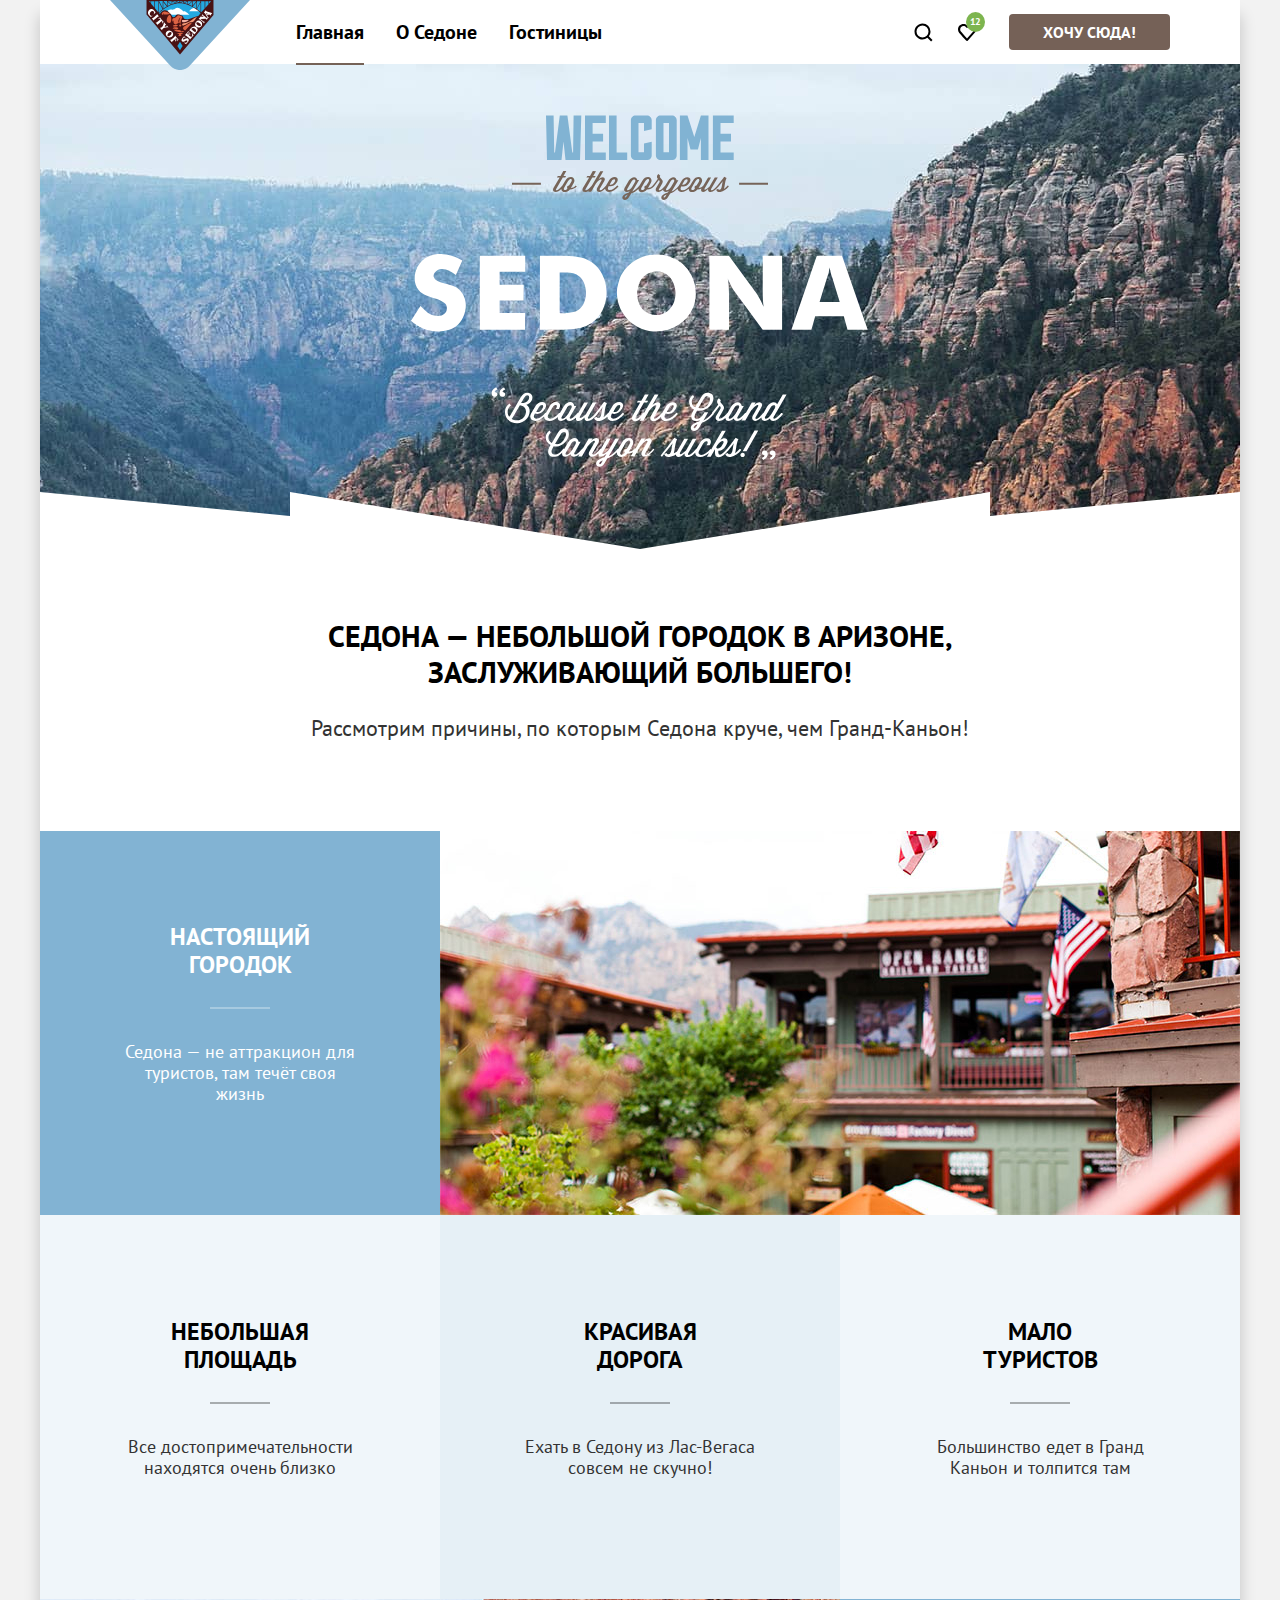
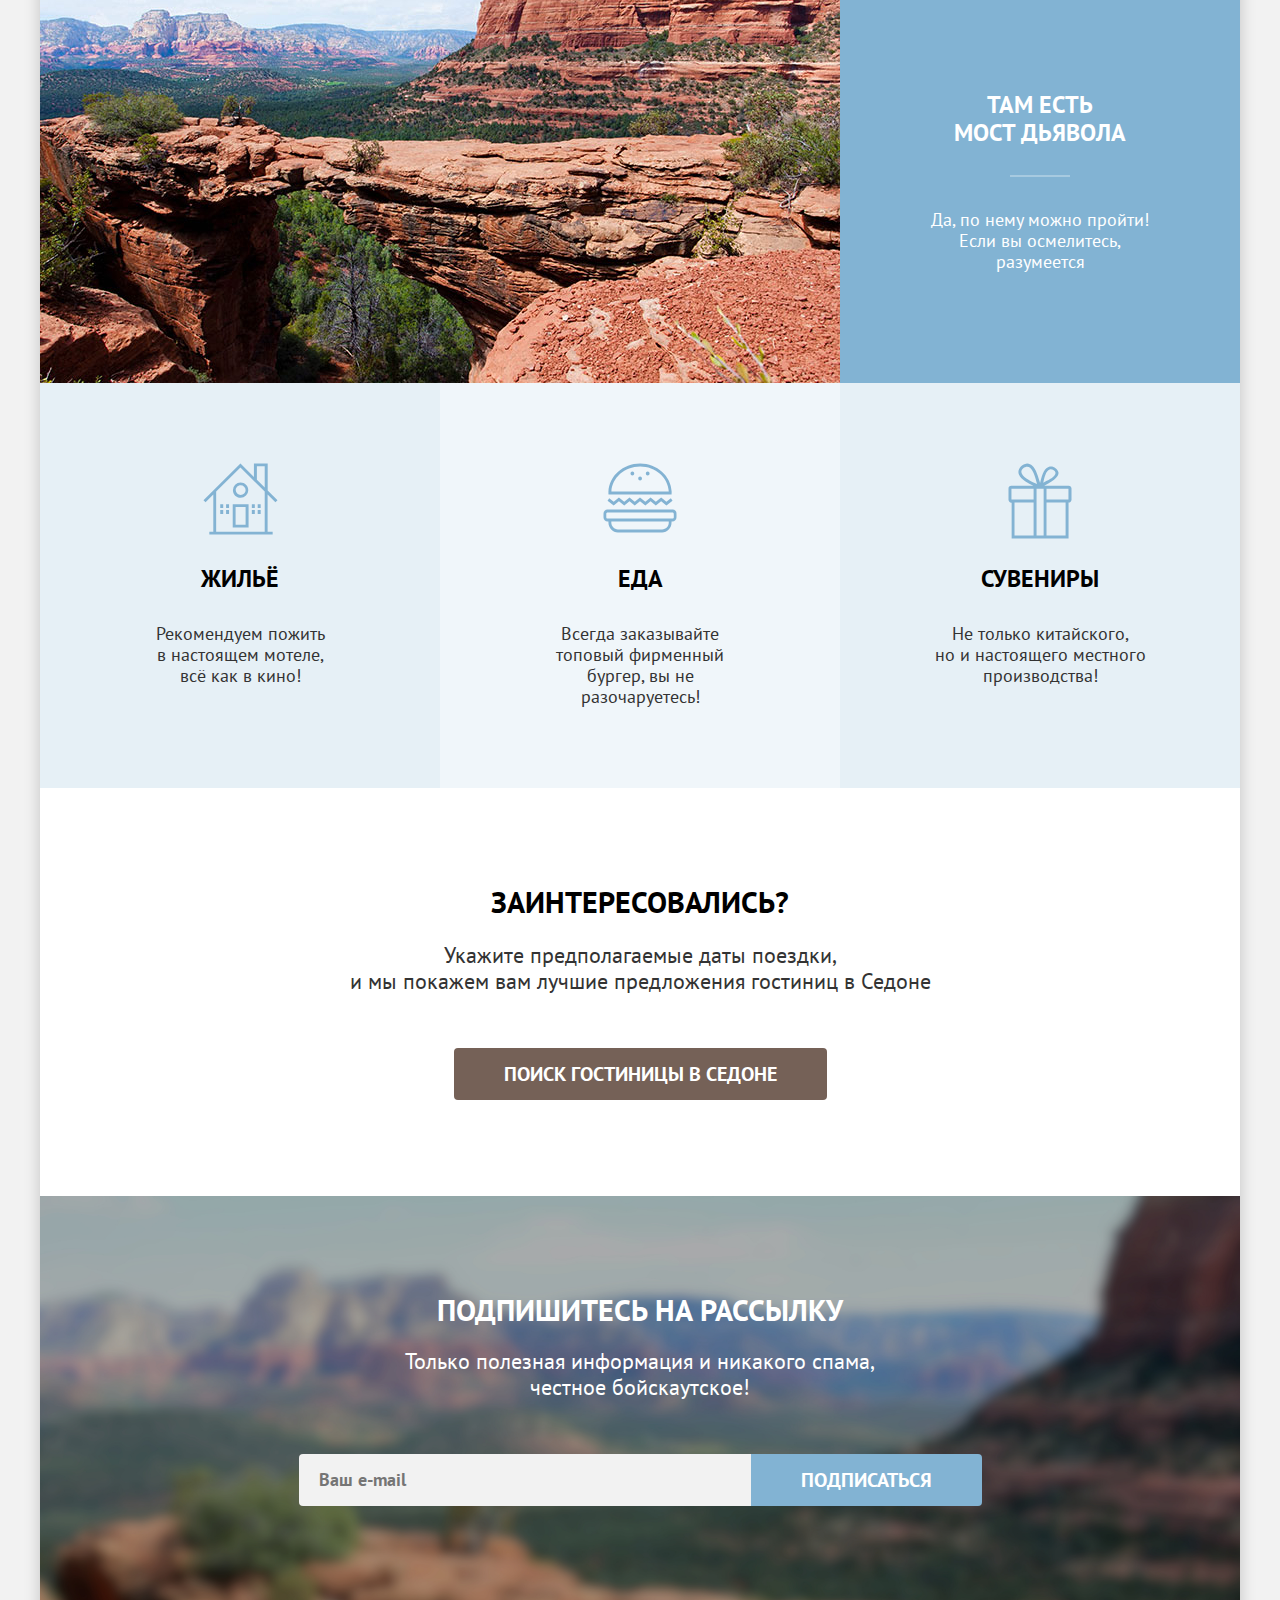
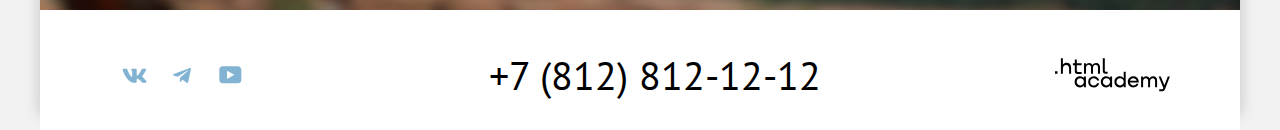
<file: index.html>
<!DOCTYPE html>
<html lang="ru">
  <head>
    <meta charset="utf-8">
    <title>Sedona</title>

    <link rel="icon" href="favicon.ico">
    <link rel="icon" type="image/png" href="images/favicon.png">
    <link rel="stylesheet" href="styles/styles.css">
  </head>
  <body>
    <!-- Шапка -->
    <header class="page-header">
      <nav class="navigation">
        <a href="#" class="navigation-logo">
          <svg class="header-logo" aria-hidden="true" focusable="false" role="img" aria-label="Логотип Седоны" width="140" height="70" viewBox="0 0 140 70" fill="none" xmlns="http://www.w3.org/2000/svg"><g clip-path="url(#a)"><path d="M140 0H0l60.36 65.7c5.28 5.8 14 5.8 19.28 0L140 0Z" fill="#81B3D3"/><path d="M37.23.5 69.8 38.4 102.26.7 37.23.5Z" fill="#23A9E1"/><path d="M61.99 14.7h17.55c-1.32-.8-4.47-4.6-6.1-3.2-.1.1-4.96-5.7-8.1-2.9-2.75 2.5-4.06-.3-7.1 1.6-3.66 2.4 2.02 3.7 3.75 4.5Zm27.08-3.5-9.94.1c3.96-4.5 5.68-4 9.94-.1Z" fill="#fff"/><path d="M99.01 3.6V1.2h2.13l-2.13 2.4ZM49.11 13c.1.1 2.43-2.4 6.18-4.9 3.45-2.3 8.72-4.9 14.6-4.9 5.9 0 11.27 2.7 14.72 5 3.75 2.4 6.09 4.8 6.19 4.9l-2.54 3c-4.56.6-7.81 3.9-12.27 3.2-2.24-.4-2.34-1.6-2.95-2.9-.5-1-1.32-.8-2.33-1.2-.91-.4-1.52-1.1-3.45-.7-1.62.4-1.83 2.9-3.96 2.8-1.11-.1-1.21-1.6-2.84-3.6-4.16-4.9-7.95-4.29-10.59.21L49.1 13ZM40.57 1.2v1.9l-1.62-1.9h1.62Zm54.68 0h3.25v3L95.26 8V1.2ZM91.1 12.6V1.2h3.55v7.4l-3.55 4Zm-.5-10.4v9.9a26.33 26.33 0 0 0-3.66-3l3.65-6.9Zm-4.17-.3v6.8c-.5-.3-.9-.7-1.52-1-.7-.4-1.42-.9-2.23-1.3l3.75-4.5Zm-4.46-.2V6c-1.01-.5-2.13-1-3.14-1.5l3.14-2.8Zm.61-.5h3.75l-3.75 4.6V1.2Zm4.36 0h3.65l-3.65 7.1V1.2Zm-8.93 0h3.96l-3.55 3.1c-.1 0-.2-.1-.3-.1l-.1-3Zm-.5.4V4c-1.02-.4-2.03-.7-3.15-.9l3.15-1.5Zm-4.26 0v1.3L71 2.6l2.24-1Zm-6.9 0 2.23 1c-.81 0-1.52.1-2.23.3V1.6Zm-4.16 0 3.14 1.5c-1.11.2-2.13.5-3.14.9V1.6Zm3.65 1.2L62.5 1.2h3.35v1.6Zm3.55-.4-2.84-1.3h2.84v1.3Zm.71-1.2h2.94L70.1 2.5V1.2Zm3.76 0h3.24l-3.24 1.6V1.2ZM61.28 4.3l-3.56-3.1h3.96v3l-.4.1Zm-3.66-2.6 3.15 2.7c-1.12.4-2.13.9-3.15 1.5V1.7Zm-4.36.2 3.65 4.5a22.9 22.9 0 0 0-3.65 2.4V1.9ZM49 2.2l3.65 7c-1.32 1-2.53 2-3.65 3.2V2.2Zm3.75 6L49.1 1.1h3.65v7.1Zm4.37-2.5-3.76-4.6h3.76v4.6ZM44.33 7.5 41.1 3.7V1.2h3.24v6.3Zm.61-6.3h3.55v11.2l-3.55-4.2v-7ZM36.52 0v14.6L70 54.5 103.48 15V0H36.52Z" fill="#491213"/><path d="M67.36 46 70 41.8l2.64 4.2L70 50.2 67.36 46Z" fill="#23A9E1"/><path d="M75.28 30.6c-3.45-2-2.64-3.5.2-4.9 1.52-.7 4.87-3.4 6.19-2.5l-6.4 7.4Zm-2.34 2.5c-2.03-.1-4.36-.4-6.39.1 1.22.3 4.26 1.2 1.42 1.9 1.02 1.4 2.64 1.3 3.65.1-.4-.2-.7-.5-1.01-.7 1.11-.3 2.13-.9 2.33-1.4Zm1.22-1.6c-.91-.8-1.93-.8-2.74 0-1.22-2.1-5.48-1.4-7.5-1.7 1.1 2.6 9.73 3.1 10.24 1.7Zm-6.9-2.2c-1.62-.5-6.9-.4-3.45-1.8 1.12-.4 6.8.1 3.45 1.8Zm2.03-3c-.5-1.1.4-2.4 1.72-1.4 1.22.8-.6 2-1.72 1.4Zm-2.94.1c-2.34.7-5.38-.8-1.63-1.5 2.34-.5 4.77.5 1.63 1.5.1 0-.1 0 0 0Zm-2.64-6.2c-.5 1.6-1.52 1.9-1.42 0 .1-2.3 1.62-1.7 3.25-2.6 1.31-.7 2.03-3.4 4.36-1.8 1.01.7 2.23.1 2.53 1.2 0-.1-2.94 6.7-1.31 6.7-3.25 0-1.83-3.8-.61-6.4-1.22.6-3.15 4.3-1.52 5-.82 1.1-3.45 2.6-4.77 1.5-1.12-1-.51-2.3-.51-3.6ZM59.65 23c-5.68 0-1.82-8.6.1-8.1 2.24.7 1.93 8.2-.1 8.1Zm-6.29-8.2c-2.64-.1-1.52-2.6.3-3.1 1.73-.5 5.28 1.1 6.5 2.2-1.83.6-4.16.5-6.19.6-.2-2-.7-1.3-.6.3Z" fill="#DC6243"/><path d="M72.84 25.8c-2.94-3 4.36-2.7 5.58-3.8.81.3 7.1-5.4 8.62-5-1.11 1.3-3.45 5.3-5.07 5.3-1.32 0-2.64-.2-3.65.7-1.52 1.4-3.96 2.1-5.48 2.8Z" fill="#F49774"/><path d="M73.75 22.2c-1.62.9-3.14-2.5-.3-2.2 1.83.2 3.75-.2 5.48.1a5.99 5.99 0 0 1-5.18 2.1Z" fill="#F4B1A4"/><path d="M51.84 20.9c.3.4.6.8.5 1.4 0 .4-.6 1-.2 1.2l1.53-1.8c-.4-.1-3.55-3.8-3.55-4.2l-2.13 1.1c.1.4.8 0 1.21 0 .51 0 .92.4 1.32.7-1.11.9-3.85 3.3-4.16 3.3-.1 0-.7-.4-.7 0 0 .2.6.7.7.8l1.42 1.7c.4-.2-.1-.5.1-.8.1-.2 3.25-2.7 3.96-3.4Zm-3.45-4.5c.3-.1.4.3.61 0l-1.62-1.9c-.2-.3-.51-.6-.51 0 .1.4-4.06 3.7-4.26 3.8-.3.1-.5-.3-.71.1l1.42 1.7c.2.2.3.4.5.6.2.2.1-.4.1-.4-.1-.3.31-.6.62-.8 1.01-1 3.55-3.1 3.85-3.1Zm-5.78-.6c-1.12.3-2.44-.1-2.74-1.3-.4-1.2.4-2.4 1.32-3.1.91-.7 2.33-.6 2.84.5.2.5.1 1.1-.1 1.6-.1.3-.4.6 0 .8.6-.7 1.11-1.4 1.72-2.1-.7-.4-1.01-1.1-1.52-1.7-.6-.7-1.32-1.4-2.33-1.5-1.93-.3-3.65 1.7-3.86 3.4-.1.9.2 1.8.81 2.6.51.6 1.22 1.1 1.63 1.8.2.1 1.82-.7 2.13-.8.2 0 .1-.1.1-.2-.5.2 0 0 0 0Zm25.87 23.6c-.71-.5-2.64-3-3.05-3.5l-.2-.3-.2.1c-.1.1.1.4 0 .6-.5.8-3.75 3.2-3.96 3.4-.4.2-.8-.1-1.01.2.5.6 1.82 2.3 2.03 2.3.3 0 .1-.5.1-.6.1-.2 1.72-1.6 2.33-2.1.2-.2.4.3.61.5.2.3.3.7.2 1-.1.2-.5.6-.2.8.4-.5 1.52-1.8 1.73-2 .2-.2-.41 0-.3-.1-.21.1-.52.2-.72 0-.1 0-.71-.7-.6-.8.3-.2.6-.6 1-.7.62-.1 1.02 1 1.12 1.4.1.4.1.8-.1 1.1-.1.3-.3.5 0 .6l1.42-1.9c0 .1-.1.1-.2 0-.1 0 .1.1 0 0Zm-9.34-8.9c-.7 0-1.42.3-2.02.8a3.52 3.52 0 0 0-.51 4.8c1.32 1.7 3.45 1.9 5.17.7a3.52 3.52 0 0 0 .51-4.8 4.1 4.1 0 0 0-3.14-1.5Zm1.22 1.4c.92-.1 1.52.8 1.12 1.8-.4 1-1.42 2-2.44 2.4-1.21.5-2.03-.5-1.52-1.7.4-1 1.42-2 2.44-2.4.1 0 .2-.1.4-.1Zm-2.84-4.6c.3 0 .61.4.81 0l-1.42-1.7c-.4.2 0 .4-.1.6-.2.3-1.72.5-2.13.6.1-.4.61-1.7.81-1.8.4-.3.61.3.81-.1l-1.82-2.1c-.2-.2-.4-.7-.61-.4 0 0 0 1-.1 1.1-.1.2-.61 2.4-1.22 2.9-.3.3-1.52 1.3-1.83 1.4-.3.1-.5-.4-.8 0l1.62 1.9c.1.1.4.6.5.6.3.1 0-.6.1-.7.1-.3 1.63-1.8 2.34-1.9.91-.2 2.03-.5 3.04-.4.2 0-.2 0 0 0ZM82.07 34c.1.4.2.9.1 1.3-.1.6-.6 1.9-1.42 1.5-.8-.4-1.42-1.1-2.13-1.7.51-.6 1.02-1.1 1.93-.8.2.1.4 0 .2-.2-.3-.2-2.03-1.3-2.13-1.2-.2.2.3.6.1 1-.1.3-.4.5-.6.8-.51-.4-1.22-.8-.71-1.5.4-.4.8-.8 1.42-.9.4-.1 1.21.3 1.31-.1-.7-.3-1.42-.7-2.13-1 .1.5-2.23 2.9-2.73 3.5-.1.1-.41.4-.41.5 0 .3.4.1.4.1.31-.1 4.47 3.3 4.57 3.6.1.2-.1.4 0 .5 0 0 .1.1.2.1.3-.3 2.95-3.9 3.55-4l-1.52-2.4c-.4.2-.1.7 0 .9Zm-4.06 4.4c-1.31-.9-3.65.8-4.05 1-.71.3-1.22-.4-.81-1 .3-.5.9-.8 1.52-.8.2 0 .91.1.91 0 .1-.1.1-.1 0-.2-.6-.4-1.12-.8-1.72-1.1-.1.7-.92 1.1-1.32 1.6-.51.6-1.02 1.3-1.02 2s.4 1.4 1.12 1.7c.7.4 1.52.1 2.23-.3.4-.3.81-.6 1.22-.8.6-.3 1.52 0 1.32.8-.2.7-.92 1.3-1.63 1.5-.4.1-.8.1-1.21-.1-.3-.1-.61-.5-.82-.1l2.34 1.6c.1-.5.3-.7.7-1 .51-.4.92-.9 1.33-1.4.8-.9 1.11-2.5-.1-3.4Zm17.86-28.1c0 .1 0 .1 0 0l-.91 1-.81 1c-.2.2-.3.3 0 .5.5-.3 3.55 4.8 3.34 5.5-.5.2-4.56-3.3-4.66-3.5 0-.1.2-.7-.1-.6-.1 0-.51.6-.61.7l-.61.7c.2.3.3 0 .6 0 .2.1 1.22.9 1.53 1.1-.51 0-1.73.1-1.93.1-.6.1-.3-.4-.71-.6L89.48 18l-.91 1v.1c.2.2.1.1.4 0 .3-.1 4.36 3.2 4.46 3.4.2.3-.1.6.3.8l1.23-1.4c.1-.1.1-.1 0-.1-.3-.2-.3.1-.71.1-.3-.1-2.95-2.2-3.86-3l5.38-.2c.2 0 .7.6.7.8-.1.2-.3.4 0 .5.31-.4.62-.7.92-1.1l.1-.2c.1 0 .1-.1.1-.2l.1-.1c.31-.3 1.22-1.3 1.12-1.4-.3-.3-.4.3-.81 0-.2-.2-.81-1.2-.91-1.4-.2-.3.4-.6.6-.7.51-.3 2.14-.8 2.34.2 0 .2-.2.4-.1.5 0 0 .1.2.2.1l2.13-2.6-.2-.2c-.5.5-5.58-1.5-5.89-1.8-.1-.2-.1-.8-.3-.8Zm-.2 2.6c.8.3 1.52.6 2.33 1l-.6.3c-.21.1-.41.3-.62.5l-1.11-1.8Zm-6.7 7.7a3.7 3.7 0 0 0-3.04 1.3c-1.22 1.5-1.12 3.7.4 4.9 1.53 1.2 3.76.9 4.97-.5 1.22-1.5 1.12-3.7-.4-4.9-.5-.4-1.22-.7-1.93-.8Zm-1.42 1.6c.6 0 1.32.4 1.73.7.8.5 2.23 1.7 1.52 2.7 0-.1.1-.1-.1.1-.82.8-2.24.1-2.95-.5-.7-.5-2.03-1.7-1.21-2.7.3-.2.6-.3 1.01-.3Zm-3.14 4.3a4 4 0 0 0-3.35 1.6c-.61.8-1.32 1.5-1.93 2.3.2.3.5-.1.81.1.3.2 4.16 3.3 4.16 3.5.1.3-.2.4.1.6.1.1 2.94-3.4 3.25-4 .4-1.1.1-2.4-.81-3.2.1.1.2.1 0 0-.81-.6-1.52-.9-2.23-.9Zm-1.12 1.6h.3c1.42.4 3.45 2.1 2.13 3.6l-.4.4c-.2.2-4.26-3-4.06-3.2.4-.5 1.32-.9 2.03-.8Z" fill="#fff"/></g><defs><clipPath id="a"><path fill="#fff" d="M0 0h140v70H0z"/></clipPath></defs></svg>
        </a>
        <ul class="navigation-list">
          <li class="navigation-item">
            <a href="#" class="navigation-link navigation-link-current">Главная</a>
          </li>
          <li class="navigation-item">
            <a href="#about-the-city" class="navigation-link">О Седоне</a>
          </li>
          <li class="navigation-item">
            <a href="catalog.html" class="navigation-link">Гостиницы</a>
          </li>
        </ul>
        <ul class="navigation-list navigation-user">
          <li class="navigation-item">
            <a href="#" class="navigation-link">
              <svg class="navigation-icon" aria-hidden="true" focusable="false" width="19" height="19" viewBox="0 0 19 19" xmlns="http://www.w3.org/2000/svg"><path d="m18.5 17-3.7-3.67c1-1.3 1.7-2.98 1.7-4.87A8 8 0 0 0 8.5.5C4.1.5.5 4.18.5 8.56a8 8 0 0 0 12.9 6.26l3.7 3.68 1.4-1.5Zm-10-2.48a6 6 0 0 1-6-5.96 6 6 0 0 1 12 0 6 6 0 0 1-6 5.96Z"/></svg>
              <span class="visually-hidden">Поиск</span>
            </a>
          </li>
          <li class="navigation-item">
            <a href="#" class="navigation-link navigation-link-like">
              <svg class="navigation-icon" aria-hidden="true" focusable="false" width="18" height="17" viewBox="0 0 18 17" xmlns="http://www.w3.org/2000/svg"><path d="M8.9 17c-.3 0-.6-.1-.8-.4-5.4-6.1-6.7-7.5-7-7.9C.4 7.8 0 6.6 0 5.4 0 2.4 2.4 0 5.5 0 6.8 0 8 .5 9 1.3 10 .5 11.3 0 12.5 0c3 0 5.5 2.4 5.5 5.4 0 1.3-.5 2.5-1.3 3.4l-7 7.9c-.2.2-.4.3-.8.3Zm-6-9.5c.3.4 3.5 4 6.1 6.9l6.2-7c.5-.5.7-1.2.7-2 0-1.8-1.5-3.3-3.3-3.3-1 0-2 .5-2.7 1.3-.3.3-.6.4-.9.4-.3 0-.6-.2-.8-.4-.7-.8-1.7-1.3-2.7-1.3-1.8 0-3.3 1.5-3.3 3.3-.1.9.3 1.6.7 2.1-.1 0-.1 0 0 0Z"/></svg>
              <span class="visually-hidden">Избранное</span>
            </a>
          </li>
          <li class="navigation-item">
            <a href="#" class="button navigation-button">Хочу сюда!</a>
          </li>
        </ul>
      </nav>
    </header>

    <main class="main-container">
      <!-- Главный заголовок -->
      <h1 class="visually-hidden">Седона — небольшой городок в Аризоне</h1>
      <div class="hero-block">
        <!-- Надпись "Welcome to Sedona..." -->
        <svg class="welcome" aria-hidden="true" focusable="false" role="img" aria-label="Добро пожаловать в Седону." width="458" height="352" viewBox="0 0 458 352"  fill="none" xmlns="http://www.w3.org/2000/svg"><path d="m152.3 56.1-2.8 4.9h-2.7l-.9 1.4h2.8l-6.1 10.4c-1.3 2.2-.4 4.2 2.1 4.2 1.8 0 3.7-1.3 5.6-3.1 0 3.8 5.3 4.5 8.6.5h.7c1.8 0 4.6-1.1 6.2-2.9-.2-.4-.7-.9-1.1-1l-.2.2c-1.4 1.5-3 2.2-4.6 2.2l2.8-4.8c1.8-3.1.1-6.1-2.7-6.1-2.3 0-4.1.9-5.9 3.9l-1.5 2.6-1.2 2.1-.2.2c-2.2 2.5-4.3 4.5-5.6 4.5-.7 0-1-.5-.3-1.6l6.5-11.2h2.5l.7-1.5h-2.5l2.8-4.9h-3Zm7.5 7.8c1 .1 1.4 1.3.4 3l-2.2 3.7h-.1c-1 0-1.8.8-1.8 1.8 0 .4.1.7.3 1v.1c-1.4 2.4-4.9 2-3.1-1.1l2.3-3.9 1.5-2.4c.9-1.6 2-2.2 2.7-2.2Zm22-7.8L179 61h-2.7l-.9 1.4h2.8L172 72.8c-1.3 2.2-.4 4.2 2.1 4.2 1.2 0 2.5-.6 3.9-1.6l-.8 1.3h3l4.6-7.9c4.6-5.8 6.7-5 5.4-2.8l-3.9 6.7c-1.3 2.2-.4 4.2 2.1 4.2 1.8 0 3.8-1.4 5.7-3.2.1 1.9 1.7 3.2 4.1 3.2 3.4 0 6.8-2.6 9.3-5.5-.2-.4-.7-.9-1.1-1l-.2.2c-2.2 2.5-5 4.5-7.1 4.5-1.9 0-3-1.1-1.6-3.6l.3-.5c1.9.8 5.6.4 7.9-3.4l.4-.7c1.6-2.8.1-4.8-2.4-4.8-2.4 0-4.4 1.3-5.7 3.4l-2.9 5-.2.2c-2.2 2.5-4.3 4.5-5.6 4.5-.7 0-1-.5-.4-1.6l4.4-7.5c1.3-2.3.1-3.9-1.6-3.9-1.3 0-2.7.7-4.2 2.3l4.8-8.3h-3l-8.4 14.4-.2.2c-2.2 2.5-4.3 4.5-5.6 4.5-.7 0-1-.5-.3-1.6l6.5-11.2h2.5l.9-1.4h-2.5l2.8-4.9-3.2-.1Zm21.3 8.2c1-.1 1.5.9.5 2.6l-.4.7c-1.4 2.4-3.4 2.4-4.5 2l1.9-3.4c.7-1.2 1.7-1.8 2.5-1.9Zm44.3-5.4c-1.7 1.5-1.9 3.2-.8 4.6l.3.3c-1.3 1.9-3.1 4.4-5.1 6.7l-.2.2c-1.4 1.5-3 2.2-4.6 2.2l2.8-4.8c1.8-3.1.1-6.1-2.7-6.1-2.3 0-4.1.9-5.9 3.9l-1.5 2.6-1.2 2.1-.2.2c-2.5 2.8-4.6 4.7-7 5.7l6.8-11.4h-1.8c0-1.2-1.3-2.9-3.2-2.9-1.6 0-3.9 1.3-5.2 3.4l-4.2 7.2c-1.3 2.2-.4 4.2 2.1 4.2.8 0 1.9-.4 2.9-1l-.8 1.4c-4.1 1.2-6.6 2.9-6.6 5.1 0 2.9 4.4 3.5 6.6-.2l2.3-3.9c2.4-.7 4.8-2.1 7.2-4.5 0 3.8 5.3 4.6 8.6.5h.7c1.8 0 4.6-1.1 6.2-2.9 1.4-1.7 2.6-3.2 5-6.4l.4.5c.4.5.5 1.1.2 1.7l-3.2 5.5c-1.3 2.2-.4 4.2 2.1 4.2 1.5 0 3.2-1 4.8-2.4-.1 1.4.9 2.4 2.6 2.4.8 0 1.9-.4 2.9-1l-.8 1.4c-4.1 1.2-6.6 2.9-6.6 5.1 0 2.9 4.4 3.5 6.6-.2l2.3-3.9c2.5-.8 4.9-2.2 7.4-4.6.1 1.9 1.7 3.2 4.1 3.2 2.5 0 4.9-1.4 7-3.2-.1 3.9 5.3 4.7 8.6.6h.7c.9 0 2.2-.3 3.4-.9-.8 2.1-.1 3.5 1.7 3.5 1.7 0 3.5-1.5 5-2.9-.3 1.6.7 2.9 2.6 2.9 2.5 0 5.4-2.6 7.9-5.5 1.7-2 3.2-4 4.3-5.4-1.2 3.1-.6 8.7-3.4 8.7-1 0-1.4-1.1-1.4-1.1l-1.9 1s.6 2.4 3.3 2.4c.3 0 .6 0 .8-.1h.1c3.1-.4 6.1-2.8 8.4-5.4-.2-.5-.7-.9-1.1-1l-.2.2c-1.1 1.2-2.3 2.3-3.6 3.2 1-2.8.8-7.2 2.6-11l-2.3-1.2c-1.2 1.7-4 5.6-6.7 8.7l-.2.2c-2.2 2.5-4.3 4.5-5.6 4.5-.7 0-1-.5-.3-1.6l6.4-11.2h-3l-5.4 9.3c-2.3 2.1-4.1 3.2-4.6 3-.8-.3 0-1.4.4-2.1l5.9-10.2h-3l-4.7 8.1-.2.2c-1.4 1.5-3 2.2-4.6 2.2l2.8-4.8c1.8-3.1.1-6.1-2.7-6.1-2.3 0-4.1.9-5.9 3.9l-1.5 2.6-1.2 2.1-.2.2c-2.2 2.5-5 4.5-7.1 4.5-1.9 0-3-1.1-1.6-3.6l.3-.5c1.9.8 5.6.4 7.9-3.4l.4-.7c1.6-2.8.1-4.8-2.4-4.8-2.4 0-4.4 1.3-5.7 3.4l-2.9 5-.2.2c-2.5 2.8-4.6 4.7-7 5.7l6.8-11.4h-1.8c0-1.2-1.3-2.9-3.2-2.9-1.6 0-3.9 1.3-5.2 3.4l-2.9 4.9-.2.2c-2.2 2.5-4.3 4.5-5.6 4.5-.7 0-1-.5-.3-1.6l3-5.2c1-1.8.6-2.9-.4-4l-1.7-2c-.4-.5-.4-1.1.2-1.7l-1.9-1.9Zm-10.3 5c1 .1 1.5 1.3.4 3l-2.2 3.7h-.1c-1 0-1.8.8-1.8 1.8 0 .4.1.7.3 1v.1c-1.4 2.4-4.9 2-3.1-1.1l2.3-3.9 1.5-2.4c.9-1.6 1.9-2.2 2.7-2.2Zm50.2 0c1 .1 1.5 1.3.4 3l-2.2 3.7h-.1c-1 0-1.8.8-1.8 1.8 0 .4.1.7.3 1v.1c-1.4 2.4-4.9 2-3.1-1.1l2.3-3.9 1.5-2.4c.8-1.6 1.9-2.2 2.7-2.2Zm-11.7.4c1-.1 1.5.9.5 2.6l-.4.7c-1.5 2.4-3.4 2.4-4.5 2l1.9-3.4c.7-1.2 1.7-1.8 2.5-1.9Zm-52.4.2c1 0 1.7.9.8 2.4l-2.3 4c-1.8 2.9-3.7 4.3-4.9 4.3-.7 0-1-.5-.3-1.6l4.2-7.3c.7-1.2 1.7-1.8 2.5-1.8Zm38.9 0c1 0 1.7.9.8 2.4l-2.3 4c-1.8 2.9-3.7 4.3-4.9 4.3-.7 0-1-.5-.3-1.6l4.2-7.3c.7-1.2 1.7-1.8 2.5-1.8Zm-45.3 14.9-1.4 2.4c-.6 1.1-1.7.9-1.7.1 0-.7.8-1.6 3.1-2.5Zm38.9 0-1.4 2.4c-.6 1.1-1.7.9-1.7.1.1-.7.8-1.6 3.1-2.5ZM101 67.8h28.9v1.9H101v-1.9Zm227.1 0H357v1.9h-28.9v-1.9Z" fill="#766458"/><path d="M322.7 37.4v7.7h-20.8V.4h20.8V8h-13.2v10.8H320v7.7h-10.5v10.9h13.2ZM289.9.4h7.6v44.7h-7.6v-22l-3 11.4h-7.4l-3-11.4v22h-7.6V.4h7.6l6.8 21.6L289.9.4ZM258 8h-5.5v29.3h5.5V8Zm3-7.6c2.5 0 4.7 2.1 4.7 4.7v35.3c0 2.6-2.2 4.7-4.7 4.7h-11.4c-2.6 0-4.7-2.2-4.7-4.7V5.1c0-2.6 2.1-4.7 4.7-4.7H261Zm-28 28.2 7.7-1.8v13.6c0 2.6-2.2 4.7-4.7 4.7h-11.4c-2.6 0-4.7-2.2-4.7-4.7V5.1c0-2.6 2.1-4.7 4.7-4.7H236c2.5 0 4.7 2.1 4.7 4.7v9.1L233 16V8h-5.5v29.3h5.5v-8.7Zm-16.8 8.8v7.7H198V.4h7.6v37h10.6Zm-21.4 0v7.7H174V.4h20.8V8h-13.2v10.8h10.5v7.7h-10.5v10.9h13.2ZM162.6.4h7.7L169 45.1h-14.5l-2-18.5-2 18.5H136L135 .4h7.6l.6 37h.8l4.8-37h7.6l4.9 37h.8l.5-37Z" fill="#81B3D3"/><path d="m380.4 214.7 25.4-74H431l25.7 74h-20.2l-3.7-13.4h-28.6l-3.8 13.4h-20Zm35.7-52.1-7.5 24.5h20.1l-7.5-24.5-1.2-3.6c-.3-1.3-.6-2.5-.8-3.8-.2-.5-.3-.9-.3-1.3-.1-.5-.2-.9-.2-1.3-.1.4-.2.8-.3 1.3-.1.4-.2.8-.2 1.3-.1.2-.1.3-.1.5 0 .1 0 .2-.1.3-.2 1.1-.5 2.3-.8 3.4-.5 1-.8 2.1-1.1 3.2Zm-117.7 52.1v-74h19.5l27.9 38c.7 1.1 1.4 2.3 2 3.5.7 1.2 1.4 2.4 2 3.6l1.4 3c.5 1 .9 2 1.4 2.9l-.3-2.4c-.1-.8-.2-1.6-.2-2.4-.2-1.6-.3-3.2-.3-4.8-.1-1.7-.1-3.3-.1-5v-36.3h19.4v74h-19.4l-28.1-38.2c-.8-.9-1.5-2-2.2-3.3-.7-1.3-1.4-2.7-2-4.1-.4-1-.9-1.9-1.4-2.9-.4-.9-.7-1.9-1.2-2.8a93.41 93.41 0 0 1 1.2 14.7v36.5h-19.6Zm-88-54.9c3.6-6.6 8.5-11.6 14.9-15.1a40.8 40.8 0 0 1 22.7-5.1c1 .1 2 .2 2.9.2 2.9.4 5.7 1.1 8.5 2.1a36.1 36.1 0 0 1 20.9 18.2c3 5.9 4.5 12 4.5 18.5 0 .8 0 1.6-.1 2.4 0 .8-.1 1.5-.2 2.3-.2 1.7-.5 3.3-.9 4.9-.4 1.6-.9 3.1-1.5 4.6-3.3 7.5-8.3 13.4-15.2 17.5-6.9 4.1-14.1 6.2-21.7 6.2-.5 0-1.1 0-1.6-.1h-1.5c-2.7-.2-5.3-.7-7.9-1.4-2.6-.7-5.1-1.7-7.4-2.9a37.5 37.5 0 0 1-15.3-14.5c-3.7-6.3-5.6-12.9-5.6-19.7 0-1 0-2 .1-3s.2-2.1.5-3.1c.4-2 .9-4.1 1.6-6 .4-2.2 1.3-4.1 2.3-6Zm52.8 26.6.6-2.4c.2-.9.4-1.7.5-2.6.1-.5.1-1.1.1-1.6.1-.5.1-1 .1-1.5s0-.9-.1-1.4v-1.4c-.4-3.3-1.4-6.5-3-9.6-1.6-3.1-3.9-5.5-6.7-7.2-.8-.4-1.5-.7-2.3-1-.8-.3-1.5-.6-2.3-.8-.8-.2-1.5-.3-2.3-.3-.8-.2-1.5-.2-2.3-.2-3.9 0-7.6 1.2-10.9 3.7-3.3 2.5-5.7 5.8-7 9.9l-.2.5v.5l-.6 2.2c-.2.7-.3 1.4-.5 2.2l-.2 1.6v2.4c0 .2 0 .5.1.8.2 4.1 1.5 8 3.7 11.7 2.3 3.6 5.5 6 9.5 7.2l1.4.5c.5.1 1 .2 1.5.2l1.4.2h1.4c4.1 0 7.8-1.2 11-3.6 3.3-2.6 5.7-5.9 7.1-10Zm-82.1 21.4a32.6 32.6 0 0 1-11.8 5.1c-4.2.9-8.6 1.5-12.9 1.7-1.2.1-2.5.1-3.7.1h-23.8v-74H154a71.43 71.43 0 0 1 15.9 1.8c4.1.9 7.9 2.7 11.3 5.1 4.3 3 7.7 7 10.1 12 2.4 5 3.8 10.1 4.1 15.3.1.5.1.9.1 1.4v2.9c-.2 5.5-1.5 10.8-3.9 15.9s-6 9.4-10.5 12.7Zm-32.4-9.7c.2 0 .5 0 .7.1h.8c.3 0 .6 0 .8.1h3.1c.9-.1 1.7-.2 2.4-.2 2-.2 4-.5 5.9-1 1.9-.5 3.7-1.4 5.2-2.4 2.5-1.8 4.3-4.2 5.5-7.2 1.2-3.1 1.9-6.3 1.9-9.6v-.9c0-.3 0-.6-.1-.9-.2-2.9-.9-5.8-2.1-8.5-1.2-2.8-2.9-5-5.1-6.6-1.6-1.3-3.5-2.2-5.5-2.7s-4-.7-6-.8h-7.5v40.6Zm-79.9 16.6v-74h45.4v16.1H88.6v13h24v15.8h-24v12.5h25.5v16.6H68.8ZM9.4 190.9c.1.1.1.2.1.2.1 0 .2 0 .2.1 2.1 2.3 4.5 4.5 7.1 6.5 2.6 1.9 5.7 3 9.1 3.1.1 0 .2 0 .2.1h.3c.1 0 .2 0 .2.1h1.3c.4-.1.7-.2 1-.2 1.2-.2 2.4-.7 3.5-1.4 1.2-.7 2.1-1.5 2.7-2.6l.2-.5.2-.5c.2-.5.3-1 .3-1.5.1-.5.1-.9.1-1.3 0-2.1-.9-3.8-2.8-5.2-1.7-1.4-3.7-2.6-5.8-3.4-.8-.3-1.6-.5-2.4-.7l-2.2-.6h-.2c-.1-.1-.2-.1-.2-.1-3.8-.9-7.4-2.4-10.7-4.4-3.3-2.1-5.6-5.1-6.9-8.9-.2-.8-.5-1.6-.7-2.4-.2-.9-.3-1.8-.3-2.7v-3.4c.1-.6.2-1.2.3-1.9.2-1.6.6-3.1 1.2-4.6.5-1.5 1.2-2.9 2.1-4.2 2.5-4.1 5.7-7 9.5-8.8 3.9-1.8 8.1-2.7 12.3-2.7 1 0 2 .1 3 .2l3.3.3c2.8.5 5.6 1.3 8.2 2.3 2.8 1.1 5.3 2.4 7.7 3.8l-6.4 14.3a55.9 55.9 0 0 0-6.6-4.1 15.9 15.9 0 0 0-7.5-1.7h-.9c-1.8.2-3.4 1-5 2.4-1.5 1.3-2.3 2.7-2.3 4.3v.7c.1.2.2.5.3.7.2.5.4 1 .8 1.5s.8.9 1.3 1.3c.9.7 2.1 1.4 3.7 2 1.6.5 3.3 1.1 5.1 1.6 1.5.4 2.9.8 4.3 1.2 1.4.3 2.6.6 3.5.9 4.3 1.5 7.6 4.1 9.8 7.8 2.2 3.6 3.3 7.4 3.4 11.4v.6c0 .5 0 .9-.1 1.4v1.3c-.5 4-1.8 7.9-3.9 11.5-2.1 3.6-4.9 6.4-8.5 8.4-1.3.6-2.7 1.2-4.1 1.6-1.4.4-2.8.7-4.2 1-1.1.2-2.3.4-3.5.5-1.1.2-2.2.2-3.4.2h-1.4c-4.6-.2-9.2-1.2-13.7-3-4.5-1.9-8.5-4.5-12-7.7l9.4-14.8ZM351 338c0-.3.1-.6.2-.9.1-.3.3-.6.5-.8.2-.2.5-.4.8-.6.3-.1.7-.2 1.1-.2.5 0 .9.1 1.3.3.4.2.8.4 1.1.7.2.3.4.6.6 1 .1.4.2.8.2 1.3 0 .9-.2 1.6-.5 2.4-.3.7-.7 1.4-1.3 1.9-.3.3-.5.5-.8.7-.3.2-.6.4-.9.5-.3.1-.5.3-.7.4-.1.1-.2.1-.4.2l-1.4-2c.2-.1.5-.2.8-.4.3-.1.6-.3.9-.5.3-.2.5-.5.7-.8.2-.3.3-.6.3-1-.6 0-1.2-.2-1.7-.6-.6-.3-.8-.8-.8-1.6Zm7.8 0c0-.3.1-.6.2-.9.1-.3.3-.6.5-.8.2-.2.5-.4.8-.6.3-.1.7-.2 1.1-.2.5 0 .9.1 1.3.3.4.2.8.4 1.1.7.2.3.4.6.6 1 .1.4.2.8.2 1.3 0 .8-.1 1.6-.5 2.4-.3.7-.7 1.4-1.3 1.9-.3.3-.5.5-.8.7-.3.2-.6.4-.9.5-.3.1-.5.3-.7.4-.1.1-.2.1-.4.2l-1.3-2c.2-.1.5-.2.8-.4.3-.1.6-.3.9-.5.3-.2.5-.5.7-.8.2-.3.3-.6.3-1-.6 0-1.2-.2-1.7-.6-.7-.3-.9-.8-.9-1.6ZM94.2 279.3c0 .3-.1.6-.2.9-.1.3-.3.6-.5.8a2.73 2.73 0 0 1-3.2.5c-.4-.2-.8-.4-1.1-.7-.3-.3-.5-.7-.6-1-.1-.4-.2-.8-.2-1.3 0-.9.2-1.6.5-2.4.3-.7.7-1.4 1.3-1.9a5 5 0 0 1 1.7-1.2c.3-.1.5-.3.7-.4.2-.1.3-.1.4-.2l1.3 2c-.3.1-.6.2-.8.4-.3.1-.6.3-.9.5-.3.2-.5.5-.7.8-.2.3-.3.6-.3 1 .7 0 1.2.2 1.7.6.7.4.9.9.9 1.6Zm-7.8 0c0 .6-.2 1.2-.7 1.7-.2.2-.5.4-.8.6a3.08 3.08 0 0 1-2.4-.1c-.4-.2-.8-.4-1.1-.7-.3-.3-.5-.7-.6-1-.1-.4-.2-.8-.2-1.3 0-.9.2-1.6.5-2.4.3-.7.7-1.4 1.3-1.9.2-.2.5-.5.8-.7.3-.2.6-.4.9-.5.3-.1.5-.3.7-.4.2-.1.3-.1.4-.2l1.3 2c-.2.1-.5.2-.8.4-.3.1-.6.3-.9.5-.3.2-.5.5-.7.8-.2.3-.3.6-.3 1 .7 0 1.2.2 1.7.6.6.4.9.9.9 1.6Zm245.3 56.9h3.8l11.8-20.6h-3.8l-11.8 20.6Zm-.1 1.5c-1.2 0-2.2 1-2.2 2.2 0 1.2.9 2.2 2.2 2.2 1.2 0 2.2-.9 2.2-2.2 0-1.3-1-2.2-2.2-2.2Zm-26.4-5.5 1.1-1.9c4.4-6.1 7.3-4.4 6-2.1l-1.8 3.1c-1.1 1.9-4.5 3.3-5.3.9Zm25.1 2.9c-.2-.6-.9-1.2-1.4-1.3l-.3.3c-1.3 1.6-2.9 2.9-4.5 4.1 1.2-3.6.9-9.1 3.3-14l-2.8-1.5c-1.6 2.1-5 7.1-8.4 11.1l-.3.3c-2.7 3.2-5.4 5.7-7 5.7-.8 0-1.6-.8-1.6-2.5v-1.6c2.7.3 5.5-1.4 7.2-4.5l1-1.7c3.5-6-2.2-8-6.1-4.5l5.4-9.3H311l-10.8 18.7c-.2-.2-.4-.3-.7-.5l-.3.3c-2.7 3.2-6.2 5.7-8.9 5.7-2.3 0-3.7-1.5-2-4.5l3.9-6.8c2.2-3.7 6-3.1 3.8.8l-.5.9h3.1l.5-.9c2-3.5.1-6.1-3-6.1s-5.5 1.6-7.1 4.4l-3.7 6.4c-.1 0-.2-.1-.2-.1l-.3.3c-2.7 3.2-5.4 5.7-7 5.7-.8 0-1.3-.6-.4-2.1l8.1-14.1h-3.8l-6.7 11.7c-2.9 2.6-5.1 4.1-5.8 3.7-.9-.4 0-1.8.5-2.6l7.4-12.9h-3.8l-7.3 12.7c-.8.7-2.4 1.4-3.2 1.9 1.2-3.6.9-9.1 3.3-14l-2.8-1.5c-1.6 2.1-10.3 13.7-13.7 17.7.3.5.9.9 1.4 1.3 2.1-2.5 9.3-11.7 10.7-13.5-1.5 3.9-.7 11-4.3 11-1.3 0-1.8-1.4-1.8-1.4l-2.4 1.2s.7 3 4.1 3c.4 0 .7 0 1.1-.1h.1c1.9-.3 4.6-1.1 6.4-2.4 0 1.5.9 2.5 2.5 2.5 2.1 0 4.4-1.9 6.2-3.6-.4 2 .8 3.6 3.2 3.6 2.3 0 5-1.9 7.4-4.4 0 2.5 2 4.4 5.1 4.4 3.1 0 6.1-1.7 8.7-4l-2.1 3.7h3.8l4.3-7.5v3c0 3.2.6 4.9 3.7 4.9s6.7-3.3 9.8-7c2.1-2.5 4-5.1 5.4-6.9-1.5 3.9-.7 11-4.3 11-1.3 0-1.8-1.4-1.8-1.4l-2.4 1.2s.7 3 4.1 3c.4 0 .7 0 1.1-.1h.1c4-.5 7.8-3.6 10.6-6.9ZM215.7 334h-.2c-1.2 0-2.2 1-2.2 2.3 0 .5.1.9.4 1.3v.1c-1.8 3-6.1 2.5-3.9-1.5l2.9-5 1.8-3.1c2.7-4.5 6.3-2.7 4 1.2l-2.8 4.7Zm-25.4 14.2c-.8 1.4-2.1 1.2-2.1.2s.9-2.1 3.8-3.2l-1.7 3Zm-28.8-13.8c-2.3 3.6-4.5 5.3-6.1 5.3-.8 0-1.3-.6-.4-2.1l5.3-9.2c2-3.5 6.1-2.6 4.2.8l-3 5.2Zm-12-14.7c1.1-1.9 2.4-2.8 3.4-2.8 1.4 0 2.1.9 2.1 2.3 0 3.5-4.4 10.8-10.2 9.9h-.8l5.5-9.4Zm92.8 14.1-.3.3c-2.7 3.2-5.4 5.7-7 5.7-.8 0-1.3-.6-.4-2.1l5.4-9.6c1.6-2.9.1-4.9-2-4.9-1.6 0-3.3.9-5.2 2.8l1.4-2.5h-3.8l-6.1 10.5c-.2-.1-.3-.2-.5-.3l-.3.3a7.79 7.79 0 0 1-5.7 2.8l3.6-6.1c2.3-4 .2-7.7-3.4-7.7-2.9 0-5.2 1.2-7.3 4.9l-1.9 3.2-1.6 2.8c-.1-.1-.2-.1-.3-.2l-.3.3c-3.1 3.6-5.8 5.9-8.8 7.2l10.4-17.7h-3.8l-6.7 11.6c-2.9 2.7-5.2 4.2-5.9 3.9-.9-.4 0-1.8.5-2.6l7.4-12.9h-3.8l-6 10.4c-.1-.1-.2-.1-.3-.2l-.3.3c-2.7 3.2-5.4 5.7-7 5.7-.8 0-1.3-.6-.4-2.1l5.4-9.6c1.6-2.9.1-4.9-2-4.9-1.6 0-3.3.9-5.2 2.8l1.4-2.5h-3.8l-6 10.4c-.1-.1-.2-.1-.4-.2l-.3.3c-2.7 3.2-5.4 5.7-7 5.7-.8 0-1.3-.6-.4-2.1l6.1-10.7h-2.1c.1-1.6-1.5-3.8-4-3.8-2 0-4.9 1.6-6.5 4.4l-3.9 6.7c-.3-.2-.6-.4-.8-.5l-.3.3c-2.7 3.2-4.8 5.7-8.6 5.7-2.6 0-4.1-2.6-1.9-6.4l1.1-1.9c.7.1 1.4.2 2.1.2 4 0 8.6-2.1 11.6-7.3 1.1-1.9 1.5-3.6 1.5-5.1 0-3.4-2.2-5.6-5-5.6-2.1 0-4.5 1.5-6.2 4.4l-5.9 10.1a6.22 6.22 0 0 1-3.4-5.4c0-1.7.8-3.5 2.4-4.8l-1.2-2.2c-2.7 1.9-3.9 4.5-3.9 7 0 3 1.7 5.9 4.8 7.5l-1.1 2c-2.7 4.6-1.1 9.7 4.2 9.7 4.2 0 6.1-1.9 8.7-4.4-.8 2.4.4 4.4 3 4.4 1.5 0 3.4-1 5.2-2.5.2 1.5 1.3 2.5 3.3 2.5 1.8 0 3.8-1.1 5.7-2.8l-1.4 2.4h3.8l5.8-10.1c5.8-7.2 8.4-6.3 6.7-3.5l-4.9 8.5c-1.6 2.8-.5 5.4 2.6 5.4 2 0 4.3-1.4 6.4-3.4-.5 2.1.5 3.4 2.4 3.4 1.8 0 3.9-1.5 5.6-3l-2.1 3.6c-5.1 1.5-8.3 3.6-8.3 6.5 0 3.6 5.6 4.4 8.3-.3l2.9-5c3.2-1 6.3-3 9.5-6.2-.5 5.3 6.5 6.5 10.7 1.1h.8c1.4 0 3.2-.5 4.9-1.5l-2.5 4.4h3.8l5.8-10.1c5.8-7.2 8.4-6.3 6.7-3.5l-4.9 8.5c-1.6 2.8-.5 5.4 2.6 5.4s6.7-3.3 9.8-7c-.1 0-.7-.6-1.2-.8Zm118.6-35.6c-2.3 3.7-4.6 5.5-6.2 5.5-.8 0-1.3-.6-.4-2.1l5.3-9.2c2-3.5 6.1-2.6 4.2.8l-2.9 5Zm-36.2.2c-2.3 3.6-4.5 5.3-6.1 5.3-.8 0-1.3-.6-.4-2.1l5.3-9.2c2-3.5 6.1-2.6 4.2.8l-3 5.2Zm-39.9 13.8c-.8 1.4-2.1 1.2-2.1.2s.9-2.1 3.8-3.2l-1.7 3Zm8-28.5c1.1-1.9 2.4-2.8 3.4-2.8 6 0 1.5 14.4-8.1 12.2h-.8l5.5-9.4Zm77.7 14.1-.3.3c-2.7 3.2-5.4 5.7-7 5.7-.8 0-1.3-.6-.4-2.1l12.8-22.1h-3.8l-5.6 9.6c-.7-1.1-1.9-2-3.5-2-2 0-4.9 1.6-6.5 4.4l-3.7 6.4c-.1 0-.2-.1-.2-.1l-.3.3c-2.7 3.2-5 5.7-6.7 5.7-.8 0-1.3-.6-.4-2.1l5.5-9.6c1.6-2.9.1-4.9-2-4.9-1.6 0-3.3.9-5.2 2.8l1.4-2.5h-3.8l-6 10.4c-.1-.1-.2-.1-.4-.2l-.3.3c-2.7 3.2-5.4 5.7-7 5.7-.8 0-1.3-.6-.4-2.1l6.1-10.7h-2.1c.1-1.6-1.5-3.8-4-3.8-2 0-4.9 1.6-6.5 4.4l-3.7 6.3-.2.2c-2.7 3.2-5.8 5.7-7.4 5.7-.8 0-1.3-.6-.4-2.1l3.8-6.6c1.3-2.3.7-3.6-.5-5.1l-2.1-2.5c-.5-.7-.5-1.5.2-2.2l-2-2.1c-2.1 1.9-2.3 4.1-1 5.8l.3.4c-1.7 2.4-3.9 5.6-6.4 8.5l.3.3c-3.1 3.6-5.8 5.9-8.7 7.2l4.8-8.2h-3.8l-.4.7c-2 3.5-4.3 6-7.2 6-2.6 0-3-2.6-.8-6.4l1.1-1.9c.7.1 1.4.2 2.1.2 13.4 0 19.9-18 8.1-18-2.1 0-4.5 1.5-6.2 4.4l-5.9 10.1a6.22 6.22 0 0 1-3.4-5.4c0-1.7.8-3.5 2.4-4.8l-1.2-2.2c-2.7 1.9-3.9 4.5-3.9 7 0 3 1.7 5.9 4.8 7.5l-1.1 2c-2.7 4.6-2.2 9.7 3.2 9.7 1.6 0 2.9-.5 4.1-1.2l-1 1.7c-5.1 1.6-8.3 3.6-8.3 6.5 0 3.6 5.6 4.4 8.3-.3l2.9-5c3.9-1.2 7.8-3.9 11.9-8.7-.1-.1-.1-.2-.2-.4 1.7-2 3.1-3.9 6-7.7l.5.6c.5.6.7 1.4.2 2.1l-4 6.9c-1.6 2.8-.5 5.4 2.6 5.4 1.9 0 4.3-1.2 6.4-3 0 1.7 1.1 3 3.3 3 1.5 0 3.4-1 5.2-2.5.2 1.5 1.3 2.5 3.3 2.5 1.8 0 3.8-1.1 5.7-2.8l-1.4 2.4h3.8l5.8-10.1c5.8-7.2 8.4-6.3 6.7-3.5l-4.9 8.5c-1.6 2.8-.5 5.4 2.6 5.4 2 0 3.8-1.4 6-3.3-.2 1.9 1 3.3 3.3 3.3 1.5 0 3.4-1 5.2-2.5.2 1.5 1.3 2.5 3.3 2.5 3.1 0 6.7-3.3 9.8-7-.5-.3-1.1-.9-1.6-1.1Zm-112.3-5.3c2.2-3.7 6-3.1 3.8.8l-.5.9c-1.8 3.1-4.3 3-5.7 2.5l2.4-4.2Zm-3 13.6c4.3 0 8.5-3.3 11.7-7-.3-.5-.9-1.1-1.4-1.3l-.3.3c-2.7 3.2-6.2 5.7-8.9 5.7-2.3 0-3.7-1.5-2-4.5l.4-.7c2.4 1 7 .5 9.8-4.4l.5-.9c2-3.5.1-6.1-3-6.1-3 0-5.5 1.6-7.1 4.4l-3.7 6.3s-.1 0-.1-.1l-.3.3c-2.7 3.2-5.4 5.7-7 5.7-.8 0-1.3-.6-.4-2.1l5.4-9.6c1.6-2.9.1-4.9-2-4.9-1.6 0-3.4.9-5.3 2.9l6-10.5h-3.8L233 298.1c-.1-.1-.3-.2-.4-.3l-.3.3c-2.7 3.2-5.4 5.7-7 5.7-.8 0-1.3-.6-.4-2.1l8.1-14.1h3.1l1.1-1.8h-3.1l3.6-6.2h-3.8l-3.6 6.2h-3.4l-1.1 1.8h3.4l-7.6 13.2c-1.6 2.8-.5 5.4 2.6 5.4 1.9 0 3.9-1.2 5.9-3l-1.5 2.6h3.8l5.7-10c5.8-7.3 8.4-6.4 6.8-3.6l-4.9 8.5c-1.6 2.8-.5 5.4 2.6 5.4 2.3 0 4.8-1.8 7.3-4.2.2 2.4 2.2 4.2 5.3 4.2Zm-127.5-13.6c2.2-3.7 6-3.1 3.8.8l-.5.9c-1.8 3.1-4.3 3-5.7 2.5l2.4-4.2Zm23.1 9.2 5.3-9.2c2-3.5 6.1-2.6 4.2.8l-2.9 5.2c-2.3 3.6-4.5 5.3-6.1 5.3-.9-.1-1.4-.6-.5-2.1Zm54-9.2c2.2-3.7 6-3.1 3.8.8l-.5.9c-1.8 3.1-4.2 3-5.7 2.5l2.4-4.2ZM147 302c-.6 2.2.6 4.1 3.1 4.1 1.5 0 3.4-1 5.2-2.5.2 1.5 1.3 2.5 3.3 2.5 2 0 4.2-1.4 6.4-3.3-.4 2 .5 3.3 2.4 3.3 2.1 0 4.4-1.9 6.2-3.6-.4 2 .8 3.6 3.2 3.6 3.1 0 6.7-3.3 9.8-7 0 0-.1-.1-.1-.2 2.1-2.4 3.9-5 5.2-6.8-1.5 3.9-.7 11-4.3 11-1.3 0-1.8-1.4-1.8-1.4l-2.4 1.2s.7 3.1 4.1 3.1c.4 0 .7 0 1.1-.1h.1c2.8-.4 5.5-2.1 7.9-4.2.1 2.5 2 4.3 5.1 4.3 4.3 0 8.5-3.3 11.7-7-.3-.5-.9-1.1-1.4-1.3l-.3.3c-2.7 3.2-6.2 5.7-8.9 5.7-2.3 0-3.7-1.5-2-4.5l.4-.7c2.4 1 7 .5 9.8-4.4l.5-.9c2-3.5.1-6.1-3-6.1s-5.5 1.6-7.1 4.4l-3.7 6.3h-.1l-.3.3c-1.3 1.6-2.9 2.9-4.5 4.1 1.2-3.6.9-9.1 3.3-14l-2.8-1.5c-1.6 2.1-5 7.1-8.4 11.1l.1.1-.1.2c-2.7 3.2-5.4 5.7-7 5.7-.8 0-1.3-.6-.4-2.1l8.1-14.1h-3.8l-6.7 11.7c-2.9 2.6-5.1 4.1-5.8 3.7-.9-.4 0-1.8.5-2.6l7.4-12.9h-3.8l-6 10.4c-.1-.1-.2-.1-.3-.2l-.3.3c-2.7 3.2-5.4 5.7-7 5.7-.8 0-1.3-.6-.4-2.1l6.1-10.7h-2.1c.1-1.6-1.5-3.8-4-3.8-2 0-4.9 1.6-6.5 4.4l-3.8 6.6c-.2-.1-.4-.3-.6-.4l-.3.3c-2.7 3.2-5.9 5.7-8.5 5.7-2.3 0-3.7-1.5-2-4.5l3.9-6.8c2.2-3.7 6-3.1 3.8.8l-.5.9h3.1l.5-.9c2-3.5.1-6.1-3-6.1s-5.1 1.6-6.7 4.4l-3.8 6.4c-.1-.1-.2-.1-.3-.2l-.3.3c-2.7 3.2-5.9 5.7-8.6 5.7-2.3 0-3.7-1.5-2-4.5l.4-.7c2.4 1 7 .5 9.8-4.4l.5-.9c2-3.5.1-6.1-3-6.1s-5.5 1.6-7.1 4.4l-4 6.8c-2.4 4-.3 7.7 4.1 7.7 3.3 0 6-2 8.8-4.6-.1 2.6 1.9 4.6 5.1 4.6 3.4.1 6.1-1.7 8.8-4Zm-36.9-14 3.1-5.2c2.8-4.8 6.3-2 4.4 1.6-1.5 2.7-3.6 3.6-7.5 3.6Zm-4.1 17.3c-2.3 0-4-.5-5.4-1.3.7-.8 1.3-1.7 1.9-2.7l6.4-11 1 .1c8.8 1.8 5.3 14.9-3.9 14.9Zm9.4-15.5c7.6-2.6 8.2-12.1.7-12.1-2.1 0-4.5 1.5-6.2 4.4l-10.2 17.6a8 8 0 0 1-1.5 2.1c-2.6-3.6-1.9-9 1.8-11.3l-1.5-1.9c-7.9 5-5.6 19.6 7.6 19.6 11.3 0 16.5-13.6 9.3-18.4Z" fill="#fff"/></svg>
      </div>

      <div class="main-header">
        <div class="title header-title" id="about-the-city">Седона — небольшой городок в Аризоне,<br> заслуживающий большего!</div>
        <p class="header-description">Рассмотрим причины, по которым Седона круче, чем Гранд-Каньон!</p>
      </div>
      <!-- Преимущества и советы -->
      <div class="advantages-container">
        <!-- Список преимуществ -->
        <section class="advantages">
          <h2 class="visually-hidden">Преимущества Седоны</h2>

          <div class="advantages-main">
            <h3 class="advantages-title advantages-main-title">Настоящий<br> городок</h3>
            <p class="advantages-description advantages-main-description">Седона — не аттракцион для туристов, там течёт своя жизнь</p>
          </div>

          <img class="advantages-image" src="images/sedona.jpg" width="800" height="384" alt="Вид на город Седона.">

          <ul class="advantages-list">
            <li class="advantages-item">
              <h3 class="advantages-title">Небольшая<br> площадь</h3>
              <p class="advantages-description">Все достопримечательности находятся очень близко</p>
            </li>
            <li class="advantages-item">
              <h3 class="advantages-title">Красивая<br> дорога</h3>
              <p class="advantages-description">Ехать в Седону из Лас-Вегаса совсем не скучно!</p>
            </li>
            <li class="advantages-item">
              <h3 class="advantages-title">Мало<br> туристов</h3>
              <p class="advantages-description">Большинство едет в Гранд Каньон и толпится там</p>
            </li>
          </ul>

          <img class="advantages-image" src="images/bridge.jpg" width="800" height="384" alt="Достопримечательность 'Мост дьявола'.">

          <div class="advantages-main">
            <h3 class="advantages-main-title advantages-title">Там есть<br> мост дьявола</h3>
            <p class="advantages-main-description advantages-description">Да, по нему можно пройти! Если вы осмелитесь,
              разумеется</p>
          </div>
        </section>
        <!-- Спосок советов - блоков с изображениями -->
        <section class="advices">
          <h2 class="visually-hidden">Рекоммендации</h2>
          <ul class="advices-list">
            <li class="advices-item advices-item-house">
              <h3 class="advices-title">Жильё</h3>
              <p class="advices-description">Рекомендуем пожить<br> в настоящем мотеле,<br> всё как в кино!</p>
            </li>
            <li class="advices-item advices-item-food">
              <h3 class="advices-title">Еда</h3>
              <p class="advices-description">Всегда заказывайте<br> топовый фирменный бургер, вы не разочаруетесь!</p>
            </li>
            <li class="advices-item advices-item-souvenirs">
              <h3 class="advices-title">Сувениры</h3>
              <p class="advices-description">Не только китайского,<br> но и настоящего местного производства!</p>
            </li>
          </ul>
        </section>
      </div>
      <!-- Поиск гостиницы в Седоне -->
      <section class="hotel-search">
        <h2 class="visually-hidden">Поиск гостиницы в Седоне</h2>
        <div class="title hotel-search-title">Заинтересовались?</div>
        <p class="hotel-search-description">Укажите предполагаемые даты поездки,<br> и мы покажем вам лучшие предложения
          гостиниц в Седоне</p>
        <a href="#" class="button hotel-search-button">Поиск гостиницы в Седоне</a>
      </section>

      <!-- Форма с подпиской на рассылку -->
      <section class="newsletter newsletter-index">
        <h2 class="visually-hidden">Подписка на рассылку</h2>
        <div class="title newsletter-title newsletter-index-title">Подпишитесь на рассылку</div>
        <p class="newsletter-description">Только полезная информация и никакого спама, <br> честное бойскаутское!</p>
        <form class="newsletter-form" action="https://echo.htmlacademy.ru/" method="post">
          <label class="visually-hidden" for="newsletter-field">Email</label>
          <input class="newsletter-field field" id="newsletter-field" type="email" name="newsletter-email"
                 placeholder="Ваш e-mail" required>
          <button class="button newsletter-button" type="submit">Подписаться</button>
        </form>
      </section>
    </main>

    <!-- Подвал -->
    <footer class="page-footer">
      <h2 class="visually-hidden">Контакты</h2>
      <ul class="footer-social-list">
        <li class="footer-social-item">
          <a class="footer-social-link footer-social-vk" href="https://vk.com/htmlacademy">
            <svg class="social-icon" aria-hidden="true" focusable="false" width="25" height="15" viewBox="0 0 25 15" xmlns="http://www.w3.org/2000/svg"><path fill-rule="evenodd" clip-rule="evenodd" d="M24.12 1.8c.16-.54 0-.94-.8-.94H20.7c-.67 0-.98.34-1.15.73 0 0-1.33 3.2-3.22 5.27-.61.6-.9.8-1.23.8-.16 0-.41-.2-.41-.75v-5.1c0-.66-.19-.95-.74-.95H9.82c-.42 0-.67.3-.67.59 0 .62.95.76 1.04 2.51v3.8c0 .83-.15.98-.48.98-.9 0-3.06-3.2-4.34-6.88-.25-.72-.5-1-1.18-1H1.57c-.75 0-.9.34-.9.73 0 .68.89 4.07 4.14 8.55 2.17 3.06 5.23 4.72 8 4.72 1.68 0 1.88-.37 1.88-1v-2.32c0-.74.16-.88.7-.88.38 0 1.05.19 2.6 1.66 1.79 1.75 2.08 2.54 3.08 2.54h2.63c.75 0 1.12-.37.9-1.1-.23-.72-1.08-1.77-2.2-3.02-.62-.71-1.54-1.48-1.82-1.86-.39-.5-.28-.71 0-1.15 0 0 3.2-4.42 3.54-5.93Z"/></svg>
            <span class="visually-hidden">ВКонтакте</span>
          </a>
        </li>
        <li class="footer-social-item">
          <a class="footer-social-link footer-social-tg" href="https://t.me/htmlacademy">
            <svg class="social-icon" aria-hidden="true" focusable="false" width="18" height="16" viewBox="0 0 18 16" xmlns="http://www.w3.org/2000/svg"><path d="M16.79.96.84 7.1c-1.09.44-1.08 1.05-.2 1.32l4.1 1.28 9.47-5.98c.44-.27.85-.13.52.17l-7.68 6.93-.28 4.22c.41 0 .6-.2.83-.41l1.99-1.94 4.13 3.06c.77.42 1.31.2 1.5-.71l2.72-12.8c.28-1.1-.43-1.61-1.16-1.28Z"/></svg>
            <span class="visually-hidden">Телеграм</span>
          </a>
        </li>
        <li class="footer-social-item">
          <a class="footer-social-link footer-social-yt" href="https://www.youtube.com/user/htmlacademyru">
            <svg class="social-icon" aria-hidden="true" focusable="false" width="23" height="18" viewBox="0 0 23 18" xmlns="http://www.w3.org/2000/svg"><path d="M18.94.36H3.51C1.65.36.33 1.95.33 3.76v10.09c0 1.91 1.32 3.5 3.18 3.5h15.65c1.64 0 3.17-1.59 3.17-3.4V3.76c-.22-1.8-1.53-3.4-3.39-3.4ZM7.99 12.89V4.82l7.34 4.04-7.34 4.03Z"/></svg>
            <span class="visually-hidden">Ютуб</span>
          </a>
        </li>
      </ul>
      <address class="footer-contacts-address">
        <a class="footer-contacts-address-phone" href="tel:+78128121212">+7 (812) 812-12-12</a>
      </address>
      <a class="copyright-link" href="https://htmlacademy.ru/">
        <svg class="copyright-icon" aria-hidden="true" focusable="false" width="115" height="34" viewBox="0 0 115 34" xmlns="http://www.w3.org/2000/svg"><path d="M0 13.26v2.6h2.5v-2.6H0ZM11.6 4.86c-1.6 0-2.8.7-3.6 1.7h-.1V.36h-2v15.5h2v-5.3c0-2.1 1.3-3.6 3.3-3.6 1.8 0 2.9 1.4 2.9 3.2v5.7h2v-6.1c.1-3-1.8-4.9-4.5-4.9ZM26.6 5.16h-4.8v-3.7h-2v3.8h-1.9v2h1.9v6c0 1.7 1 2.7 2.7 2.7h4.1v-2h-3.7c-.7 0-1.1-.4-1.1-1.1v-5.7h4.8v-2ZM41.1 4.96c-1.6 0-2.9.8-3.5 2.1h-.1c-.6-1.2-1.8-2.1-3.4-2.1-1.4 0-2.5.8-3.1 1.8h-.1v-1.6H29v10.6h2v-5.4c0-2 1-3.5 2.6-3.5 1.5 0 2.4 1 2.4 2.6v6.3h2v-5.6c0-2.4 1.4-3.3 2.6-3.3 1.5 0 2.4 1 2.4 2.6v6.3h2v-6.5c.1-2.5-1.4-4.3-3.9-4.3ZM47.8 13.06c0 1.7 1 2.7 2.8 2.7h2v-2h-1.7c-.7 0-1.1-.4-1.1-1.1V.36h-2v12.7ZM28.9 20.06c-.9-1.1-2.2-1.8-3.9-1.8-3.1 0-5.4 2.3-5.4 5.6s2.3 5.6 5.4 5.6c1.8 0 3-.8 3.8-1.9h.1v1.6h2v-10.6h-2v1.5Zm-3.6 7.4c-2.2 0-3.6-1.6-3.6-3.6s1.4-3.6 3.6-3.6 3.6 1.6 3.6 3.6c0 1.9-1.4 3.6-3.6 3.6ZM44.2 22.36c-.5-2.4-2.6-4.1-5.4-4.1a5.4 5.4 0 0 0-5.6 5.6c0 3.1 2.2 5.6 5.6 5.6 2.8 0 4.9-1.8 5.4-4.2h-2.1a3.4 3.4 0 0 1-3.3 2.3c-2.2 0-3.6-1.6-3.6-3.6s1.4-3.6 3.6-3.6c1.6 0 2.8 1 3.3 2.2h2.1v-.2ZM55.1 20.06c-.9-1.1-2.2-1.8-3.9-1.8-3.1 0-5.4 2.3-5.4 5.6s2.3 5.6 5.4 5.6c1.8 0 3-.8 3.8-1.9h.1v1.6h2v-10.6h-2v1.5Zm-3.6 7.4c-2.2 0-3.6-1.6-3.6-3.6s1.4-3.6 3.6-3.6 3.6 1.6 3.6 3.6c0 1.9-1.5 3.6-3.6 3.6ZM68.7 20.16c-.9-1.1-2.2-1.9-3.9-1.9-3.1 0-5.4 2.3-5.4 5.6s2.2 5.6 5.4 5.6c1.7 0 3-.8 3.8-1.8h.1v1.5h2v-15.4h-2v6.4Zm-3.6 7.3c-2.2 0-3.6-1.6-3.6-3.6s1.4-3.6 3.6-3.6 3.6 1.6 3.6 3.6c-.1 2-1.5 3.6-3.6 3.6ZM78.3 18.26c-3.3 0-5.5 2.5-5.5 5.6 0 3 2.1 5.6 5.5 5.6 2.5 0 4.5-1.3 5.2-3.6h-2.1c-.5 1-1.6 1.6-3 1.6-1.9 0-3.3-1.3-3.4-2.9h8.8c.2-3.6-2-6.3-5.5-6.3Zm0 1.9c1.7 0 3 1 3.3 2.6h-6.5c.3-1.5 1.5-2.6 3.2-2.6ZM98.2 18.26c-1.6 0-2.9.8-3.6 2h-.1c-.6-1.2-1.8-2-3.4-2-1.4 0-2.5.7-3.1 1.8v-1.5h-1.9v10.6h2v-5.4c0-2 1-3.4 2.6-3.5 1.5 0 2.4 1 2.4 2.6v6.3h2v-5.6c0-2.4 1.4-3.3 2.6-3.3 1.5 0 2.4 1 2.4 2.6v6.3h2v-6.5c.1-2.6-1.4-4.4-3.9-4.4ZM109.4 27.36l-3.6-8.9h-2.2l4.8 11.6c-.3.9-.7 1.2-1.7 1.2h-2.5v2h2.5c1.8 0 2.8-.8 3.5-2.6l4.7-12.2h-2.1l-3.4 8.9Z"/></svg>
      </a>
    </footer>

    <div class="modal-container modal-container-close">
      <div class="modal modal-search">
        <button class="modal-close-button" type="button">
          <span class="visually-hidden">Закрыть</span>
          <svg class="close-icon" aria-hidden="true" focusable="false" width="15" height="15" viewBox="0 0 15 15" fill="none" xmlns="http://www.w3.org/2000/svg">
            <path d="M14.4905 1.78288L13.1982 0.49057L7.49048 6.19826L1.78279 0.49057L0.490479 1.78288L6.19817 7.49057L0.490479 13.1983L1.78279 14.4906L7.49048 8.78288L13.1982 14.4906L14.4905 13.1983L8.78279 7.49057L14.4905 1.78288Z" fill="black"/>
          </svg>
        </button>
        <section class="modal-content">
          <h2 class="modal-title title">Поиск гостиницы в Седоне</h2>
          <form class="modal-form" action="https://echo.htmlacademy.ru/" method="get">
            <label class="modal-search-label" for="arrival-date">Дата Заезда:</label>
            <div class="input-date-wrapper">
              <input class="modal-search-field field" id="arrival-date" type="text" value="27 апреля 2020" required>
              <p class="message error-message">Мы не можем отправить вас в прошлое.</p>
            </div>

            <label class="modal-search-label" for="departure-date">Дата Выезда:</label>
            <div class="input-date-wrapper">
              <input class="modal-search-field field" id="departure-date" type="text" value="1 сентября 2023" required>
              <p class="message">На эти даты есть свободные номера. Пока есть.</p>
            </div>

            <div class="number-of-people">
              <!-- дивы для сетки на флексах -->
              <div class="number-of-people-adults">
                <label class="modal-search-label" for="adults">Взрослые:</label>
                <!-- див для псевдоэлементов - кнопок +/- -->
                <div class="input-people-wrapper">
                  <button class="number-button button-minus" type="button">
                    <span class="visually-hidden">Уменьшить количество</span>
                    <svg class="number-button-icon" aria-hidden="false" focusable="true"  width="15" height="2" viewBox="0 0 15 2" xmlns="http://www.w3.org/2000/svg">
                      <path d="M0.392822 0L0.392822 2L14.3928 2V0L0.392822 0Z"/>
                    </svg>
                  </button>
                  <input class="number-of-people-field field" id="adults" type="number" value="2" required>
                  <button class="number-button button-plus" type="button">
                    <span class="visually-hidden">Увеличить количество</span>
                    <svg class="number-button-icon" aria-hidden="false" focusable="true" width="14" height="14" viewBox="0 0 14 14" xmlns="http://www.w3.org/2000/svg">
                      <path d="M14 6H8V0H6V6H0V8H6V14H8V8H14V6Z"/>
                    </svg>
                  </button>
                </div>
              </div>
              <div class="number-of-people-children">
                    <span class="tooltip-wrapper">
                      <label class="modal-search-label" for="children">Дети:</label>
                      <span class="tooltip">
                        <button class="tooltip-toggle" aria-labelledby="tooltip-label-date" type="button">i</button>
                        <span class="tooltip-text" id="tooltip-label-date" role="tooltip">
                          Укажите количество детей, которые будут с вами, возраст которых от 6 до 18 лет. Дети до 6 лет размещаются бесплатно.
                        </span>
                      </span>
                    </span>
                <div class="input-people-wrapper">
                  <button class="number-button button-minus" type="button">
                    <span class="visually-hidden">Уменьшить количество</span>
                    <svg class="number-button-icon" aria-hidden="false" focusable="true" width="15" height="2" viewBox="0 0 15 2" xmlns="http://www.w3.org/2000/svg">
                      <path d="M0.392822 0L0.392822 2L14.3928 2V0L0.392822 0Z"/>
                    </svg>
                  </button>
                  <input class="number-of-people-field field" id="children" type="number" value="2" required>
                  <button class="number-button button-plus" type="button">
                    <span class="visually-hidden">Увеличить количество</span>
                    <svg class="number-button-icon" aria-hidden="false" focusable="true" width="14" height="14" viewBox="0 0 14 14" xmlns="http://www.w3.org/2000/svg">
                      <path d="M14 6H8V0H6V6H0V8H6V14H8V8H14V6Z"/>
                    </svg>
                  </button>
                </div>
              </div>
            </div>

            <button class="modal-search-button button" type="submit">Найти</button>
          </form>
        </section>
      </div>
    </div>
  </body>
</html>
</file>
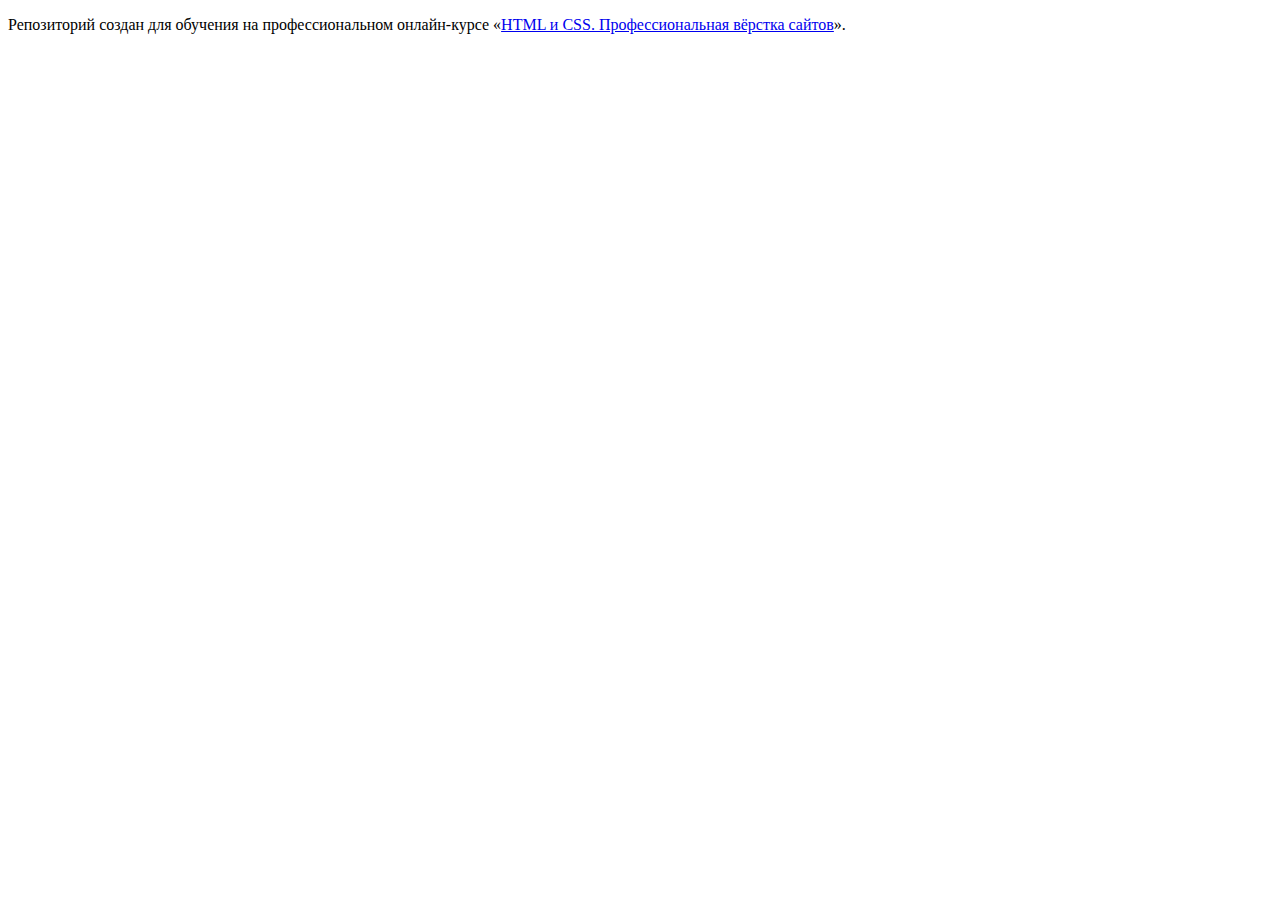
<file: 1/index.html>
<!DOCTYPE html>
<html lang="ru">
  <head>
    <meta charset="utf-8">
    <title>HTML Academy: Седона</title>
    <base href="https://htmlacademy-htmlcss.github.io/1939111-sedona-35/1/">
</head>
  <body>

    <p>Репозиторий создан для обучения на профессиональном онлайн‑курсе «<a href="https://htmlacademy.ru/intensive/htmlcss">HTML и CSS. Профессиональная вёрстка сайтов</a>».</p>

  </body>
</html>
</file>
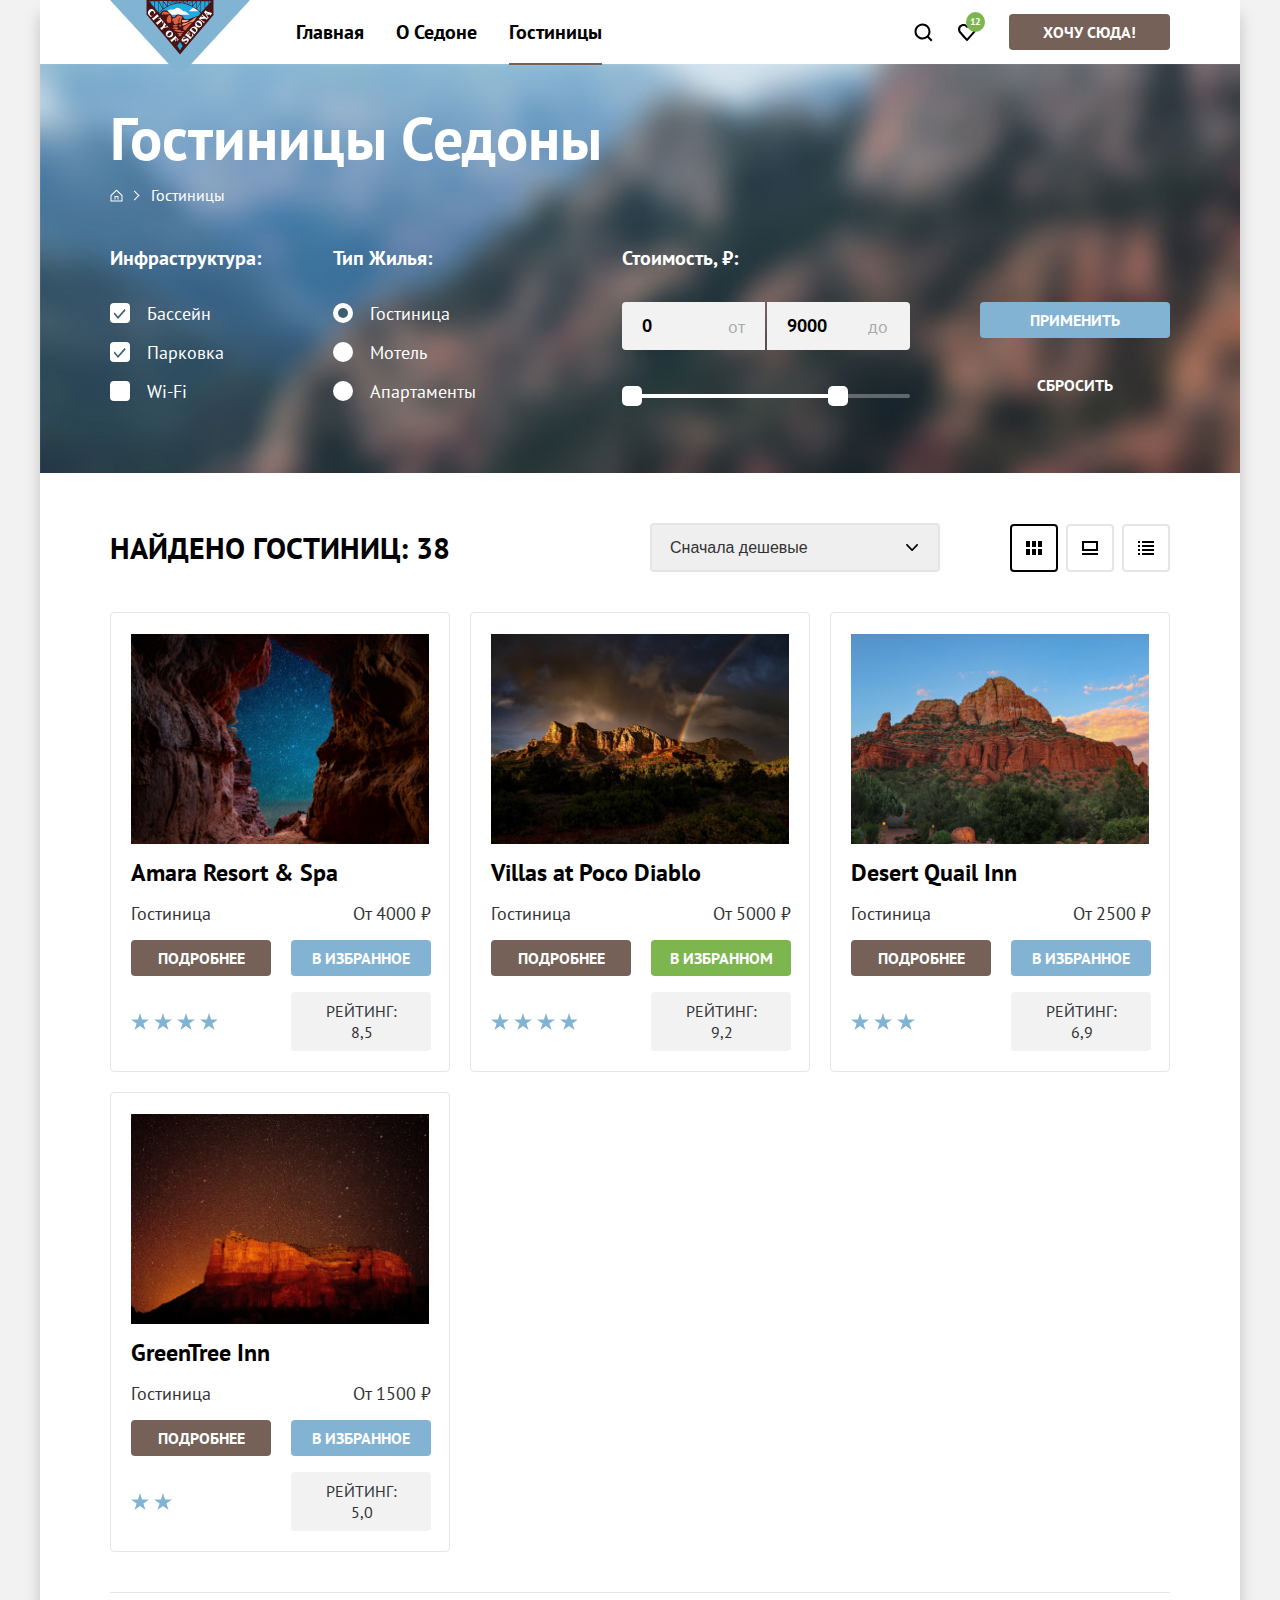
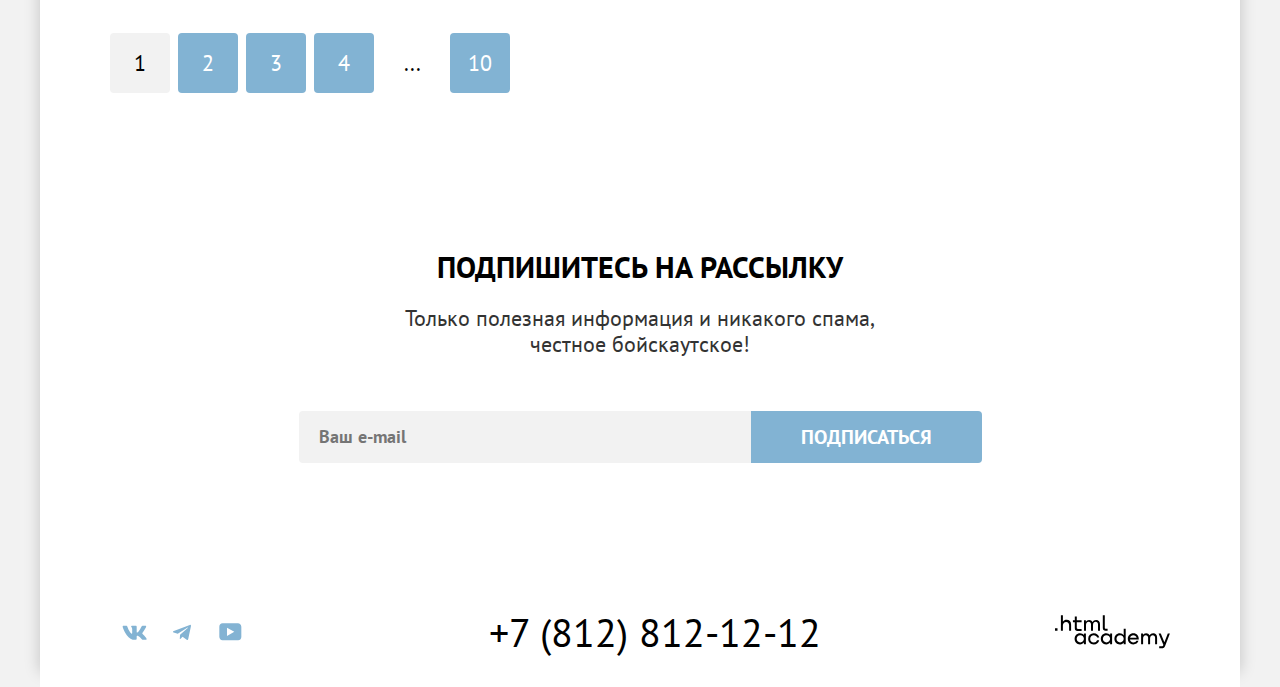
<file: catalog.html>
<!DOCTYPE html>
<html lang="ru">
  <head>
    <meta charset="UTF-8">
    <title>Sedona. Каталог</title>

    <link rel="icon" href="favicon.ico">
    <link rel="icon" type="image/png" href="images/favicon.png">
    <link rel="stylesheet" href="styles/styles.css">
  </head>
  <body>
    <!-- Шапка -->
    <header class="page-header">
      <nav class="navigation">
        <a href="index.html" class="navigation-logo">
          <svg class="header-logo" aria-hidden="true" focusable="false" role="img" aria-label="Логотип Седоны" width="140" height="70" viewBox="0 0 140 70" fill="none" xmlns="http://www.w3.org/2000/svg"><g clip-path="url(#a)"><path d="M140 0H0l60.36 65.7c5.28 5.8 14 5.8 19.28 0L140 0Z" fill="#81B3D3"/><path d="M37.23.5 69.8 38.4 102.26.7 37.23.5Z" fill="#23A9E1"/><path d="M61.99 14.7h17.55c-1.32-.8-4.47-4.6-6.1-3.2-.1.1-4.96-5.7-8.1-2.9-2.75 2.5-4.06-.3-7.1 1.6-3.66 2.4 2.02 3.7 3.75 4.5Zm27.08-3.5-9.94.1c3.96-4.5 5.68-4 9.94-.1Z" fill="#fff"/><path d="M99.01 3.6V1.2h2.13l-2.13 2.4ZM49.11 13c.1.1 2.43-2.4 6.18-4.9 3.45-2.3 8.72-4.9 14.6-4.9 5.9 0 11.27 2.7 14.72 5 3.75 2.4 6.09 4.8 6.19 4.9l-2.54 3c-4.56.6-7.81 3.9-12.27 3.2-2.24-.4-2.34-1.6-2.95-2.9-.5-1-1.32-.8-2.33-1.2-.91-.4-1.52-1.1-3.45-.7-1.62.4-1.83 2.9-3.96 2.8-1.11-.1-1.21-1.6-2.84-3.6-4.16-4.9-7.95-4.29-10.59.21L49.1 13ZM40.57 1.2v1.9l-1.62-1.9h1.62Zm54.68 0h3.25v3L95.26 8V1.2ZM91.1 12.6V1.2h3.55v7.4l-3.55 4Zm-.5-10.4v9.9a26.33 26.33 0 0 0-3.66-3l3.65-6.9Zm-4.17-.3v6.8c-.5-.3-.9-.7-1.52-1-.7-.4-1.42-.9-2.23-1.3l3.75-4.5Zm-4.46-.2V6c-1.01-.5-2.13-1-3.14-1.5l3.14-2.8Zm.61-.5h3.75l-3.75 4.6V1.2Zm4.36 0h3.65l-3.65 7.1V1.2Zm-8.93 0h3.96l-3.55 3.1c-.1 0-.2-.1-.3-.1l-.1-3Zm-.5.4V4c-1.02-.4-2.03-.7-3.15-.9l3.15-1.5Zm-4.26 0v1.3L71 2.6l2.24-1Zm-6.9 0 2.23 1c-.81 0-1.52.1-2.23.3V1.6Zm-4.16 0 3.14 1.5c-1.11.2-2.13.5-3.14.9V1.6Zm3.65 1.2L62.5 1.2h3.35v1.6Zm3.55-.4-2.84-1.3h2.84v1.3Zm.71-1.2h2.94L70.1 2.5V1.2Zm3.76 0h3.24l-3.24 1.6V1.2ZM61.28 4.3l-3.56-3.1h3.96v3l-.4.1Zm-3.66-2.6 3.15 2.7c-1.12.4-2.13.9-3.15 1.5V1.7Zm-4.36.2 3.65 4.5a22.9 22.9 0 0 0-3.65 2.4V1.9ZM49 2.2l3.65 7c-1.32 1-2.53 2-3.65 3.2V2.2Zm3.75 6L49.1 1.1h3.65v7.1Zm4.37-2.5-3.76-4.6h3.76v4.6ZM44.33 7.5 41.1 3.7V1.2h3.24v6.3Zm.61-6.3h3.55v11.2l-3.55-4.2v-7ZM36.52 0v14.6L70 54.5 103.48 15V0H36.52Z" fill="#491213"/><path d="M67.36 46 70 41.8l2.64 4.2L70 50.2 67.36 46Z" fill="#23A9E1"/><path d="M75.28 30.6c-3.45-2-2.64-3.5.2-4.9 1.52-.7 4.87-3.4 6.19-2.5l-6.4 7.4Zm-2.34 2.5c-2.03-.1-4.36-.4-6.39.1 1.22.3 4.26 1.2 1.42 1.9 1.02 1.4 2.64 1.3 3.65.1-.4-.2-.7-.5-1.01-.7 1.11-.3 2.13-.9 2.33-1.4Zm1.22-1.6c-.91-.8-1.93-.8-2.74 0-1.22-2.1-5.48-1.4-7.5-1.7 1.1 2.6 9.73 3.1 10.24 1.7Zm-6.9-2.2c-1.62-.5-6.9-.4-3.45-1.8 1.12-.4 6.8.1 3.45 1.8Zm2.03-3c-.5-1.1.4-2.4 1.72-1.4 1.22.8-.6 2-1.72 1.4Zm-2.94.1c-2.34.7-5.38-.8-1.63-1.5 2.34-.5 4.77.5 1.63 1.5.1 0-.1 0 0 0Zm-2.64-6.2c-.5 1.6-1.52 1.9-1.42 0 .1-2.3 1.62-1.7 3.25-2.6 1.31-.7 2.03-3.4 4.36-1.8 1.01.7 2.23.1 2.53 1.2 0-.1-2.94 6.7-1.31 6.7-3.25 0-1.83-3.8-.61-6.4-1.22.6-3.15 4.3-1.52 5-.82 1.1-3.45 2.6-4.77 1.5-1.12-1-.51-2.3-.51-3.6ZM59.65 23c-5.68 0-1.82-8.6.1-8.1 2.24.7 1.93 8.2-.1 8.1Zm-6.29-8.2c-2.64-.1-1.52-2.6.3-3.1 1.73-.5 5.28 1.1 6.5 2.2-1.83.6-4.16.5-6.19.6-.2-2-.7-1.3-.6.3Z" fill="#DC6243"/><path d="M72.84 25.8c-2.94-3 4.36-2.7 5.58-3.8.81.3 7.1-5.4 8.62-5-1.11 1.3-3.45 5.3-5.07 5.3-1.32 0-2.64-.2-3.65.7-1.52 1.4-3.96 2.1-5.48 2.8Z" fill="#F49774"/><path d="M73.75 22.2c-1.62.9-3.14-2.5-.3-2.2 1.83.2 3.75-.2 5.48.1a5.99 5.99 0 0 1-5.18 2.1Z" fill="#F4B1A4"/><path d="M51.84 20.9c.3.4.6.8.5 1.4 0 .4-.6 1-.2 1.2l1.53-1.8c-.4-.1-3.55-3.8-3.55-4.2l-2.13 1.1c.1.4.8 0 1.21 0 .51 0 .92.4 1.32.7-1.11.9-3.85 3.3-4.16 3.3-.1 0-.7-.4-.7 0 0 .2.6.7.7.8l1.42 1.7c.4-.2-.1-.5.1-.8.1-.2 3.25-2.7 3.96-3.4Zm-3.45-4.5c.3-.1.4.3.61 0l-1.62-1.9c-.2-.3-.51-.6-.51 0 .1.4-4.06 3.7-4.26 3.8-.3.1-.5-.3-.71.1l1.42 1.7c.2.2.3.4.5.6.2.2.1-.4.1-.4-.1-.3.31-.6.62-.8 1.01-1 3.55-3.1 3.85-3.1Zm-5.78-.6c-1.12.3-2.44-.1-2.74-1.3-.4-1.2.4-2.4 1.32-3.1.91-.7 2.33-.6 2.84.5.2.5.1 1.1-.1 1.6-.1.3-.4.6 0 .8.6-.7 1.11-1.4 1.72-2.1-.7-.4-1.01-1.1-1.52-1.7-.6-.7-1.32-1.4-2.33-1.5-1.93-.3-3.65 1.7-3.86 3.4-.1.9.2 1.8.81 2.6.51.6 1.22 1.1 1.63 1.8.2.1 1.82-.7 2.13-.8.2 0 .1-.1.1-.2-.5.2 0 0 0 0Zm25.87 23.6c-.71-.5-2.64-3-3.05-3.5l-.2-.3-.2.1c-.1.1.1.4 0 .6-.5.8-3.75 3.2-3.96 3.4-.4.2-.8-.1-1.01.2.5.6 1.82 2.3 2.03 2.3.3 0 .1-.5.1-.6.1-.2 1.72-1.6 2.33-2.1.2-.2.4.3.61.5.2.3.3.7.2 1-.1.2-.5.6-.2.8.4-.5 1.52-1.8 1.73-2 .2-.2-.41 0-.3-.1-.21.1-.52.2-.72 0-.1 0-.71-.7-.6-.8.3-.2.6-.6 1-.7.62-.1 1.02 1 1.12 1.4.1.4.1.8-.1 1.1-.1.3-.3.5 0 .6l1.42-1.9c0 .1-.1.1-.2 0-.1 0 .1.1 0 0Zm-9.34-8.9c-.7 0-1.42.3-2.02.8a3.52 3.52 0 0 0-.51 4.8c1.32 1.7 3.45 1.9 5.17.7a3.52 3.52 0 0 0 .51-4.8 4.1 4.1 0 0 0-3.14-1.5Zm1.22 1.4c.92-.1 1.52.8 1.12 1.8-.4 1-1.42 2-2.44 2.4-1.21.5-2.03-.5-1.52-1.7.4-1 1.42-2 2.44-2.4.1 0 .2-.1.4-.1Zm-2.84-4.6c.3 0 .61.4.81 0l-1.42-1.7c-.4.2 0 .4-.1.6-.2.3-1.72.5-2.13.6.1-.4.61-1.7.81-1.8.4-.3.61.3.81-.1l-1.82-2.1c-.2-.2-.4-.7-.61-.4 0 0 0 1-.1 1.1-.1.2-.61 2.4-1.22 2.9-.3.3-1.52 1.3-1.83 1.4-.3.1-.5-.4-.8 0l1.62 1.9c.1.1.4.6.5.6.3.1 0-.6.1-.7.1-.3 1.63-1.8 2.34-1.9.91-.2 2.03-.5 3.04-.4.2 0-.2 0 0 0ZM82.07 34c.1.4.2.9.1 1.3-.1.6-.6 1.9-1.42 1.5-.8-.4-1.42-1.1-2.13-1.7.51-.6 1.02-1.1 1.93-.8.2.1.4 0 .2-.2-.3-.2-2.03-1.3-2.13-1.2-.2.2.3.6.1 1-.1.3-.4.5-.6.8-.51-.4-1.22-.8-.71-1.5.4-.4.8-.8 1.42-.9.4-.1 1.21.3 1.31-.1-.7-.3-1.42-.7-2.13-1 .1.5-2.23 2.9-2.73 3.5-.1.1-.41.4-.41.5 0 .3.4.1.4.1.31-.1 4.47 3.3 4.57 3.6.1.2-.1.4 0 .5 0 0 .1.1.2.1.3-.3 2.95-3.9 3.55-4l-1.52-2.4c-.4.2-.1.7 0 .9Zm-4.06 4.4c-1.31-.9-3.65.8-4.05 1-.71.3-1.22-.4-.81-1 .3-.5.9-.8 1.52-.8.2 0 .91.1.91 0 .1-.1.1-.1 0-.2-.6-.4-1.12-.8-1.72-1.1-.1.7-.92 1.1-1.32 1.6-.51.6-1.02 1.3-1.02 2s.4 1.4 1.12 1.7c.7.4 1.52.1 2.23-.3.4-.3.81-.6 1.22-.8.6-.3 1.52 0 1.32.8-.2.7-.92 1.3-1.63 1.5-.4.1-.8.1-1.21-.1-.3-.1-.61-.5-.82-.1l2.34 1.6c.1-.5.3-.7.7-1 .51-.4.92-.9 1.33-1.4.8-.9 1.11-2.5-.1-3.4Zm17.86-28.1c0 .1 0 .1 0 0l-.91 1-.81 1c-.2.2-.3.3 0 .5.5-.3 3.55 4.8 3.34 5.5-.5.2-4.56-3.3-4.66-3.5 0-.1.2-.7-.1-.6-.1 0-.51.6-.61.7l-.61.7c.2.3.3 0 .6 0 .2.1 1.22.9 1.53 1.1-.51 0-1.73.1-1.93.1-.6.1-.3-.4-.71-.6L89.48 18l-.91 1v.1c.2.2.1.1.4 0 .3-.1 4.36 3.2 4.46 3.4.2.3-.1.6.3.8l1.23-1.4c.1-.1.1-.1 0-.1-.3-.2-.3.1-.71.1-.3-.1-2.95-2.2-3.86-3l5.38-.2c.2 0 .7.6.7.8-.1.2-.3.4 0 .5.31-.4.62-.7.92-1.1l.1-.2c.1 0 .1-.1.1-.2l.1-.1c.31-.3 1.22-1.3 1.12-1.4-.3-.3-.4.3-.81 0-.2-.2-.81-1.2-.91-1.4-.2-.3.4-.6.6-.7.51-.3 2.14-.8 2.34.2 0 .2-.2.4-.1.5 0 0 .1.2.2.1l2.13-2.6-.2-.2c-.5.5-5.58-1.5-5.89-1.8-.1-.2-.1-.8-.3-.8Zm-.2 2.6c.8.3 1.52.6 2.33 1l-.6.3c-.21.1-.41.3-.62.5l-1.11-1.8Zm-6.7 7.7a3.7 3.7 0 0 0-3.04 1.3c-1.22 1.5-1.12 3.7.4 4.9 1.53 1.2 3.76.9 4.97-.5 1.22-1.5 1.12-3.7-.4-4.9-.5-.4-1.22-.7-1.93-.8Zm-1.42 1.6c.6 0 1.32.4 1.73.7.8.5 2.23 1.7 1.52 2.7 0-.1.1-.1-.1.1-.82.8-2.24.1-2.95-.5-.7-.5-2.03-1.7-1.21-2.7.3-.2.6-.3 1.01-.3Zm-3.14 4.3a4 4 0 0 0-3.35 1.6c-.61.8-1.32 1.5-1.93 2.3.2.3.5-.1.81.1.3.2 4.16 3.3 4.16 3.5.1.3-.2.4.1.6.1.1 2.94-3.4 3.25-4 .4-1.1.1-2.4-.81-3.2.1.1.2.1 0 0-.81-.6-1.52-.9-2.23-.9Zm-1.12 1.6h.3c1.42.4 3.45 2.1 2.13 3.6l-.4.4c-.2.2-4.26-3-4.06-3.2.4-.5 1.32-.9 2.03-.8Z" fill="#fff"/></g><defs><clipPath id="a"><path fill="#fff" d="M0 0h140v70H0z"/></clipPath></defs></svg>
        </a>
        <ul class="navigation-list">
          <li class="navigation-item">
            <a href="index.html" class="navigation-link">Главная</a>
          </li>
          <li class="navigation-item">
            <a href="#" class="navigation-link">О Седоне</a>
          </li>
          <li class="navigation-item">
            <a href="#" class="navigation-link navigation-link-current">Гостиницы</a>
          </li>
        </ul>
        <ul class="navigation-list navigation-user">
          <li class="navigation-item">
            <a href="#" class="navigation-link">
              <svg class="navigation-icon" aria-hidden="true" focusable="false" width="19" height="19" viewBox="0 0 19 19" xmlns="http://www.w3.org/2000/svg"><path d="m18.5 17-3.7-3.67c1-1.3 1.7-2.98 1.7-4.87A8 8 0 0 0 8.5.5C4.1.5.5 4.18.5 8.56a8 8 0 0 0 12.9 6.26l3.7 3.68 1.4-1.5Zm-10-2.48a6 6 0 0 1-6-5.96 6 6 0 0 1 12 0 6 6 0 0 1-6 5.96Z"/></svg>
              <span class="visually-hidden">Поиск</span>
            </a>
          </li>
          <li class="navigation-item">
            <a href="#" class="navigation-link navigation-link-like">
              <svg class="navigation-icon" aria-hidden="true" focusable="false" width="18" height="17" viewBox="0 0 18 17" xmlns="http://www.w3.org/2000/svg"><path d="M8.9 17c-.3 0-.6-.1-.8-.4-5.4-6.1-6.7-7.5-7-7.9C.4 7.8 0 6.6 0 5.4 0 2.4 2.4 0 5.5 0 6.8 0 8 .5 9 1.3 10 .5 11.3 0 12.5 0c3 0 5.5 2.4 5.5 5.4 0 1.3-.5 2.5-1.3 3.4l-7 7.9c-.2.2-.4.3-.8.3Zm-6-9.5c.3.4 3.5 4 6.1 6.9l6.2-7c.5-.5.7-1.2.7-2 0-1.8-1.5-3.3-3.3-3.3-1 0-2 .5-2.7 1.3-.3.3-.6.4-.9.4-.3 0-.6-.2-.8-.4-.7-.8-1.7-1.3-2.7-1.3-1.8 0-3.3 1.5-3.3 3.3-.1.9.3 1.6.7 2.1-.1 0-.1 0 0 0Z"/></svg>
              <span class="visually-hidden">Избранное</span>
            </a>
          </li>
          <li class="navigation-item">
            <a href="#" class="button navigation-button">Хочу сюда!</a>
          </li>
        </ul>
      </nav>
    </header>

    <main class="main-container">
      <section class="hotel-search-form">
        <!-- Главный заголовок -->
        <h1 class="inner-header-title">Гостиницы Седоны</h1>
        <!-- Хлебные крошки -->
        <ul class="breadcrumbs">
          <li class="breadcrumbs-item">
            <a href="index.html" class="breadcrumbs-link">
              <svg class="breadcrumbs-icon" aria-hidden="true" focusable="false" width="13" height="13" viewBox="0 0 13 13" xmlns="http://www.w3.org/2000/svg"><path d="m6.5.5-6 5.8v6.2h12V6.3L6.5.5Zm5 11h-10V6.7l5-4.8 5 4.8v4.8Z" fill="#fff"/><path d="M4.5 10.5h1V8h2v2.5h1V7h-4v3.5Z"/></svg>
              <span class="visually-hidden">Главная</span>
            </a>
          </li>
          <li class="breadcrumbs-item">
            <a href="#" class="breadcrumbs-link">Гостиницы</a>
          </li>
        </ul>

        <!-- Фильтрация -->
        <form class="catalog-filter" action="https://echo.htmlacademy.ru/" method="get">
          <h2 class="visually-hidden">Фильтрация гостиниц</h2>
          <fieldset class="catalog-filter-group">
            <legend class="catalog-filter-title">Инфраструктура:</legend>
            <ul class="catalog-filter-list">
              <li class="catalog-filter-item">
                <label class="control">
                  <input type="checkbox" class="control-input visually-hidden" name="pool" checked>
                  <span class="control-mark"></span>
                  <span class="control-label">Бассейн</span>
                </label>
              </li>
              <li class="catalog-filter-item">
                <label class="control">
                  <input type="checkbox" class="control-input visually-hidden" name="parking" checked>
                  <span class="control-mark"></span>
                  <span class="control-label">Парковка</span>
                </label>
              </li>
              <li class="catalog-filter-item">
                <label class="control">
                  <input type="checkbox" class="control-input visually-hidden" name="wi-fi">
                  <span class="control-mark"></span>
                  <span class="control-label">Wi-Fi</span>
                </label>
              </li>
            </ul>
          </fieldset>

          <fieldset class="catalog-filter-group">
            <legend class="catalog-filter-title">Тип Жилья:</legend>
            <ul class="catalog-filter-list">
              <li class="catalog-filter-item">
                <label class="control">
                  <input type="radio" class="control-input visually-hidden" name="house-type" value="hotel" checked>
                  <span class="control-mark"></span>
                  <span class="control-label">Гостиница</span>
                </label>
              </li>
              <li class="catalog-filter-item">
                <label class="control">
                  <input type="radio" class="control-input visually-hidden" name="house-type" value="motel">
                  <span class="control-mark"></span>
                  <span class="control-label">Мотель</span>
                </label>
              </li>
              <li class="catalog-filter-item">
                <label class="control">
                  <input type="radio" class="control-input visually-hidden" name="house-type" value="apartments">
                  <span class="control-mark"></span>
                  <span class="control-label">Апартаменты</span>
                </label>
              </li>
            </ul>
          </fieldset>

          <fieldset class="catalog-filter-group catalog-filter-group-price">
            <legend class="catalog-filter-title">Стоимость, ₽:</legend>
            <div class="range">
              <div class="range-wrapper-inputs">
                <div class="range-input-wrapper range-input-min-wrapper">
                  <label for="range-min" class="catalog-filter-label filter-label-range">
                    <span class="visually-hidden">Стоимость от:</span>
                  </label>
                  <input class="range-input range-input-min field" id="range-min" type="number" value="0" name="min-price">
                </div>
                <div class="range-input-wrapper range-input-max-wrapper">
                  <label for="range-max" class="catalog-filter-label filter-label-range">
                    <span class="visually-hidden">Стоимость до:</span>
                  </label>
                  <input class="range-input range-input-max field" id="range-max" type="number" value="9000" name="max-price">
                </div>
              </div>
              <div class="range-scale">
                <div class="range-bar">
                  <button class="range-toggle toggle-min" type="button">
                    <span class="visually-hidden">Изменить минимальную цену</span>
                  </button>
                  <button class="range-toggle toggle-max" type="button">
                    <span class="visually-hidden">Изменить максимальную цену</span>
                  </button>
                </div>
              </div>
            </div>
          </fieldset>

          <div class="catalog-filter-buttons">
            <button class="button apply-button" type="submit">Применить</button>
            <button class="button reset-button" type="reset">Сбросить</button>
          </div>
        </form>
      </section>

      <!-- Сортировка -->
      <section class="sorting">
        <h2 class="visually-hidden">Сортировка гостиниц</h2>
        <div class="title sorting-title">Найдено гостиниц: <span class="search-result">38</span></div>
        <select class="select-control" aria-label="Сортировка">
          <option value="popular">Сначала популярные</option>
          <option value="cheap" selected>Сначала дешевые</option>
          <option value="expensive">Сначала дорогие</option>
        </select>
        <ul class="sorting-list">
          <li class="sorting-list-item">
            <a class="sorting-list-button sorting-list-current" href="#">
              <svg class="sorting-icon" aria-hidden="true" focusable="true" width="16" height="14" viewBox="0 0 16 14" fill="none" xmlns="http://www.w3.org/2000/svg"><path d="M4 0H0v6h4V0ZM16 0h-4v6h4V0ZM10 0H6v6h4V0ZM4 8H0v6h4V8ZM16 8h-4v6h4V8ZM10 8H6v6h4V8Z" fill="#000"/></svg>
              <span class="visually-hidden">Показать карточки</span>
            </a>
          </li>
          <li class="sorting-list-item">
            <a class="sorting-list-button" href="#">
              <svg class="sorting-icon" aria-hidden="true" focusable="true" width="16" height="14" viewBox="0 0 16 14" fill="none" xmlns="http://www.w3.org/2000/svg"><path d="M16 12H0v2h16v-2ZM14 2v6H2V2h12Zm2-2H0v10h16V0Z" fill="#000"/></svg>
              <span class="visually-hidden">Показать крупные карточки</span>
            </a>
          </li>
          <li class="sorting-list-item">
            <a class="sorting-list-button" href="#">
              <svg class="sorting-icon" aria-hidden="true" focusable="true" width="16" height="14" viewBox="0 0 16 14" fill="none" xmlns="http://www.w3.org/2000/svg"><path d="M2 0H0v2h2V0ZM16 0H4v2h12V0ZM2 4H0v2h2V4ZM16 4H4v2h12V4ZM2 8H0v2h2V8ZM16 8H4v2h12V8ZM2 12H0v2h2v-2ZM16 12H4v2h12v-2Z" fill="#000"/></svg>
              <span class="visually-hidden">Показать список</span>
            </a>
          </li>
        </ul>
      </section>

      <!-- Список карточек отелей -->
      <section class="catalog-hotels">
        <h2 class="visually-hidden">Список гостиниц с фильтрами</h2>
        <ul class="hotels-list">
          <li class="hotel-card">
            <a href="#" class="hotel-card-link">
              <img class="hotel-card-image" src="images/catalog-images/hotel-1.jpg" width="300" height="212" alt="Вид с гостиницы Amara Resort & Spa.">
              <h3 class="hotel-card-title">Amara Resort & Spa</h3>
            </a>
            <div class="hotel-card-description">
              <p class="hotel-card-type">Гостиница</p>
              <p class="hotel-card-price">От 4000 ₽</p>
              <a href="#" class="button button-details">Подробнее</a>
              <button class="button button-favourites" type="button">В избранное</button>
              <div class="hotel-card-rating">
                <div class="stars-wrapper">
                  <span class="visually-hidden">4 звезды</span>
                  <span class="hotel-stars hotel-stars-4"></span>
                </div>
                <p class="hotel-rating">Рейтинг: 8,5</p>
              </div>
            </div>
          </li>
          <li class="hotel-card">
            <a href="#" class="hotel-card-link">
              <img class="hotel-card-image" src="images/catalog-images/hotel-2.jpg" width="300" height="212" alt="Вид с гостиницы Villas at Poco Diablo.">
              <h3 class="hotel-card-title">Villas at Poco Diablo</h3>
            </a>
            <div class="hotel-card-description">
              <p class="hotel-card-type">Гостиница</p>
              <p class="hotel-card-price">От 5000 ₽</p>
              <a href="#" class="button button-details">Подробнее</a>
              <button class="button button-favourites button-in-favourites" type="button">В избранном</button>
              <div class="hotel-card-rating">
                <div class="stars-wrapper">
                  <span class="visually-hidden">4 звезды</span>
                  <span class="hotel-stars hotel-stars-4"></span>
                </div>
                <p class="hotel-rating">Рейтинг: 9,2</p>
              </div>
            </div>
          </li>
          <li class="hotel-card">
            <a href="#" class="hotel-card-link">
              <img class="hotel-card-image" src="images/catalog-images/hotel-3.jpg" width="300" height="212" alt="Вид с гостиницы Desert Quail Inn.">
              <h3 class="hotel-card-title">Desert Quail Inn</h3>
            </a>
            <div class="hotel-card-description">
              <p class="hotel-card-type">Гостиница</p>
              <p class="hotel-card-price">От 2500 ₽</p>
              <a href="#" class="button button-details">Подробнее</a>
              <button class="button button-favourites" type="button">В избранное</button>
              <div class="hotel-card-rating">
                <div class="stars-wrapper">
                  <span class="visually-hidden">3 звезды</span>
                  <span class="hotel-stars hotel-stars-3"></span>
                </div>
                <p class="hotel-rating">Рейтинг: 6,9</p>
              </div>
            </div>
          </li>
          <li class="hotel-card">
            <a href="#" class="hotel-card-link">
              <img class="hotel-card-image" src="images/catalog-images/hotel-4.jpg" width="300" height="212" alt="Вид с гостиницы GreenTree Inn.">
              <h3 class="hotel-card-title">GreenTree Inn</h3>
            </a>
            <div class="hotel-card-description">
              <p class="hotel-card-type">Гостиница</p>
              <p class="hotel-card-price">От 1500 ₽</p>
              <a href="#" class="button button-details">Подробнее</a>
              <button class="button button-favourites" type="button">В избранное</button>
              <div class="hotel-card-rating">
                <div class="stars-wrapper">
                  <span class="visually-hidden">2 звезды</span>
                  <span class="hotel-stars hotel-stars-2"></span>
                </div>
                <p class="hotel-rating">Рейтинг: 5,0</p>
              </div>
            </div>
          </li>
        </ul>

        <!-- Пагинация каталога -->
        <ul class="pagination">
          <li class="pagination-item">
            <a href="#" class="pagination-link pagination-current">1</a>
          </li>
          <li class="pagination-item">
            <a href="#" class="pagination-link">2</a>
          </li>
          <li class="pagination-item">
            <a href="#" class="pagination-link">3</a>
          </li>
          <li class="pagination-item">
            <a href="#" class="pagination-link">4</a>
          </li>
          <li class="pagination-item">
            <a class="pagination-link pagination-show-more">...</a>
          </li>
          <li class="pagination-item">
            <a href="#" class="pagination-link">10</a>
          </li>
        </ul>
      </section>

      <!-- Форма с подпиской на рассылку -->
      <section class="newsletter">
        <h2 class="visually-hidden">Подписка на рассылку</h2>
        <div class="title newsletter-title">Подпишитесь на рассылку</div>
        <p class="newsletter-description">Только полезная информация и никакого спама,<br> честное бойскаутское!</p>
        <form class="newsletter-form" action="https://echo.htmlacademy.ru/" method="post">
          <label class="visually-hidden" for="newsletter-field">
            <span class="visually-hidden">Email:</span>
          </label>
          <input class="newsletter-field field" id="newsletter-field" type="email" name="newsletter-email"
                 placeholder="Ваш e-mail" required>
          <button class="button newsletter-button" type="submit">Подписаться</button>
        </form>
      </section>
    </main>

    <!-- Подвал -->
    <footer class="page-footer">
      <h2 class="visually-hidden">Контакты</h2>
      <ul class="footer-social-list">
        <li class="footer-social-item">
          <a class="footer-social-link footer-social-vk" href="https://vk.com/htmlacademy">
            <svg class="social-icon" aria-hidden="true" focusable="true" width="25" height="15" viewBox="0 0 25 15" xmlns="http://www.w3.org/2000/svg"><path fill-rule="evenodd" clip-rule="evenodd" d="M24.12 1.8c.16-.54 0-.94-.8-.94H20.7c-.67 0-.98.34-1.15.73 0 0-1.33 3.2-3.22 5.27-.61.6-.9.8-1.23.8-.16 0-.41-.2-.41-.75v-5.1c0-.66-.19-.95-.74-.95H9.82c-.42 0-.67.3-.67.59 0 .62.95.76 1.04 2.51v3.8c0 .83-.15.98-.48.98-.9 0-3.06-3.2-4.34-6.88-.25-.72-.5-1-1.18-1H1.57c-.75 0-.9.34-.9.73 0 .68.89 4.07 4.14 8.55 2.17 3.06 5.23 4.72 8 4.72 1.68 0 1.88-.37 1.88-1v-2.32c0-.74.16-.88.7-.88.38 0 1.05.19 2.6 1.66 1.79 1.75 2.08 2.54 3.08 2.54h2.63c.75 0 1.12-.37.9-1.1-.23-.72-1.08-1.77-2.2-3.02-.62-.71-1.54-1.48-1.82-1.86-.39-.5-.28-.71 0-1.15 0 0 3.2-4.42 3.54-5.93Z"/></svg>
            <span class="visually-hidden">ВКонтакте</span>
          </a>
        </li>
        <li class="footer-social-item">
          <a class="footer-social-link footer-social-tg" href="https://t.me/htmlacademy">
            <svg class="social-icon" aria-hidden="true" focusable="true" width="18" height="16" viewBox="0 0 18 16" xmlns="http://www.w3.org/2000/svg"><path d="M16.79.96.84 7.1c-1.09.44-1.08 1.05-.2 1.32l4.1 1.28 9.47-5.98c.44-.27.85-.13.52.17l-7.68 6.93-.28 4.22c.41 0 .6-.2.83-.41l1.99-1.94 4.13 3.06c.77.42 1.31.2 1.5-.71l2.72-12.8c.28-1.1-.43-1.61-1.16-1.28Z"/></svg>
            <span class="visually-hidden">Телеграм</span>
          </a>
        </li>
        <li class="footer-social-item">
          <a class="footer-social-link footer-social-yt" href="https://www.youtube.com/user/htmlacademyru">
            <svg class="social-icon" aria-hidden="true" focusable="true" width="23" height="18" viewBox="0 0 23 18" xmlns="http://www.w3.org/2000/svg"><path d="M18.94.36H3.51C1.65.36.33 1.95.33 3.76v10.09c0 1.91 1.32 3.5 3.18 3.5h15.65c1.64 0 3.17-1.59 3.17-3.4V3.76c-.22-1.8-1.53-3.4-3.39-3.4ZM7.99 12.89V4.82l7.34 4.04-7.34 4.03Z"/></svg>
            <span class="visually-hidden">Ютуб</span>
          </a>
        </li>
      </ul>
      <address class="footer-contacts-address">
        <a class="footer-contacts-address-phone" href="tel:+78128121212">+7 (812) 812-12-12</a>
      </address>
      <a class="copyright-link" href="https://htmlacademy.ru/">
        <svg class="copyright-icon" aria-hidden="true" focusable="true" width="115" height="34" viewBox="0 0 115 34" xmlns="http://www.w3.org/2000/svg"><path d="M0 13.26v2.6h2.5v-2.6H0ZM11.6 4.86c-1.6 0-2.8.7-3.6 1.7h-.1V.36h-2v15.5h2v-5.3c0-2.1 1.3-3.6 3.3-3.6 1.8 0 2.9 1.4 2.9 3.2v5.7h2v-6.1c.1-3-1.8-4.9-4.5-4.9ZM26.6 5.16h-4.8v-3.7h-2v3.8h-1.9v2h1.9v6c0 1.7 1 2.7 2.7 2.7h4.1v-2h-3.7c-.7 0-1.1-.4-1.1-1.1v-5.7h4.8v-2ZM41.1 4.96c-1.6 0-2.9.8-3.5 2.1h-.1c-.6-1.2-1.8-2.1-3.4-2.1-1.4 0-2.5.8-3.1 1.8h-.1v-1.6H29v10.6h2v-5.4c0-2 1-3.5 2.6-3.5 1.5 0 2.4 1 2.4 2.6v6.3h2v-5.6c0-2.4 1.4-3.3 2.6-3.3 1.5 0 2.4 1 2.4 2.6v6.3h2v-6.5c.1-2.5-1.4-4.3-3.9-4.3ZM47.8 13.06c0 1.7 1 2.7 2.8 2.7h2v-2h-1.7c-.7 0-1.1-.4-1.1-1.1V.36h-2v12.7ZM28.9 20.06c-.9-1.1-2.2-1.8-3.9-1.8-3.1 0-5.4 2.3-5.4 5.6s2.3 5.6 5.4 5.6c1.8 0 3-.8 3.8-1.9h.1v1.6h2v-10.6h-2v1.5Zm-3.6 7.4c-2.2 0-3.6-1.6-3.6-3.6s1.4-3.6 3.6-3.6 3.6 1.6 3.6 3.6c0 1.9-1.4 3.6-3.6 3.6ZM44.2 22.36c-.5-2.4-2.6-4.1-5.4-4.1a5.4 5.4 0 0 0-5.6 5.6c0 3.1 2.2 5.6 5.6 5.6 2.8 0 4.9-1.8 5.4-4.2h-2.1a3.4 3.4 0 0 1-3.3 2.3c-2.2 0-3.6-1.6-3.6-3.6s1.4-3.6 3.6-3.6c1.6 0 2.8 1 3.3 2.2h2.1v-.2ZM55.1 20.06c-.9-1.1-2.2-1.8-3.9-1.8-3.1 0-5.4 2.3-5.4 5.6s2.3 5.6 5.4 5.6c1.8 0 3-.8 3.8-1.9h.1v1.6h2v-10.6h-2v1.5Zm-3.6 7.4c-2.2 0-3.6-1.6-3.6-3.6s1.4-3.6 3.6-3.6 3.6 1.6 3.6 3.6c0 1.9-1.5 3.6-3.6 3.6ZM68.7 20.16c-.9-1.1-2.2-1.9-3.9-1.9-3.1 0-5.4 2.3-5.4 5.6s2.2 5.6 5.4 5.6c1.7 0 3-.8 3.8-1.8h.1v1.5h2v-15.4h-2v6.4Zm-3.6 7.3c-2.2 0-3.6-1.6-3.6-3.6s1.4-3.6 3.6-3.6 3.6 1.6 3.6 3.6c-.1 2-1.5 3.6-3.6 3.6ZM78.3 18.26c-3.3 0-5.5 2.5-5.5 5.6 0 3 2.1 5.6 5.5 5.6 2.5 0 4.5-1.3 5.2-3.6h-2.1c-.5 1-1.6 1.6-3 1.6-1.9 0-3.3-1.3-3.4-2.9h8.8c.2-3.6-2-6.3-5.5-6.3Zm0 1.9c1.7 0 3 1 3.3 2.6h-6.5c.3-1.5 1.5-2.6 3.2-2.6ZM98.2 18.26c-1.6 0-2.9.8-3.6 2h-.1c-.6-1.2-1.8-2-3.4-2-1.4 0-2.5.7-3.1 1.8v-1.5h-1.9v10.6h2v-5.4c0-2 1-3.4 2.6-3.5 1.5 0 2.4 1 2.4 2.6v6.3h2v-5.6c0-2.4 1.4-3.3 2.6-3.3 1.5 0 2.4 1 2.4 2.6v6.3h2v-6.5c.1-2.6-1.4-4.4-3.9-4.4ZM109.4 27.36l-3.6-8.9h-2.2l4.8 11.6c-.3.9-.7 1.2-1.7 1.2h-2.5v2h2.5c1.8 0 2.8-.8 3.5-2.6l4.7-12.2h-2.1l-3.4 8.9Z"/></svg>
      </a>
    </footer>
  </body>
</html>
</file>
<file: styles/styles.css>
@font-face {
  font-family: "PT Sans";
  font-style: normal;
  font-weight: 400;
  src: url("../fonts/ptsans-400.woff2") format("woff2");
  font-display: swap;
}

@font-face {
  font-family: "PT Sans";
  font-style: normal;
  font-weight: 700;
  src: url("../fonts/ptsans-700.woff2") format("woff2");
  font-display: swap;
}

html {
  height: 100%;
}

body {
  display: flex;
  flex-direction: column;
  min-height: 100%;
  width: 1200px;
  margin: 0 auto;
  box-shadow: -15px 0 15px -15px #00000033,
    15px 0 15px -15px #00000033;
  font-family: "PT Sans", "Arial", sans-serif;
  font-size: 22px;
  line-height: 26px;
  color: #333333;
  background-color: #f2f2f2;
}

.visually-hidden {
  position: absolute;
  width: 1px;
  height: 1px;
  margin: -1px;
  border: 0;
  padding: 0;
  white-space: nowrap;
  -webkit-clip-path: inset(100%);
  clip-path: inset(100%);
  clip: rect(0 0 0 0);
  overflow: hidden;
}

/* Общие стили для кнопок */
.button {
  display: inline-block;
  padding: 8px 50px;
  font-family: inherit;
  font-size: 20px;
  line-height: 36px;
  font-weight: 700;
  text-transform: uppercase;
  color: #ffffff;
  text-align: center;
  background-color: #82b3d3;
  text-decoration: none;
  border: none;
  cursor: pointer;
  border-radius: 4px;
  outline: none;
}

.button:focus,
.button:hover {
  background-color: #68a2ca;
}

.button:active {
  background-color: #82b3d3;
  color: rgba(255, 255, 255, 0.3);
}

.button:disabled {
  background: #e5e5e5;
  cursor: default;
}

/* Общие стили для инпутов */
.field {
  box-sizing: border-box;
  font-family: inherit;
  font-size: 18px;
  font-weight: 700;
  line-height: 24px;
  color: #000000;
  background-color: #f2f2f2;
  border: none;
}

.field:hover {
  background-color: #e6e6e6;
}

.field:focus {
  outline: 3px solid #83b3d3;
}

.field:active {
  box-shadow: inset 0 0 0 2px #000000;
}

/* Общие стили для заголовков */
.title {
  font-size: 30px;
  font-weight: 700;
  line-height: 36px;
  color: #000000;
  text-transform: uppercase;
}

/* Страницы */
.main-container {
  flex-grow: 1;
}

/* Главная навигация */
.page-header {
  background-color: #ffffff;
}

.navigation {
  position: relative;
  display: flex;
  width: 1060px;
  min-height: 64px;
  margin: 0 auto;
}

.navigation-logo {
  position: absolute;
  top: 0;
  left: 0;
  margin-right: 30px;
}

.navigation-list {
  display: flex;
  flex-wrap: wrap;
  margin: 0 0 0 170px;
  padding: 0;
  width: 450px;
  list-style: none;
}

.navigation-link {
  position: relative;
  display: block;
  padding: 20px 16px;
  font-weight: 700;
  font-size: 20px;
  line-height: 24px;
  color: #000000;
  text-decoration: none;
  text-align: center;
}

.navigation-link-current {
  position: relative;
}

.navigation-link-current::after {
  content: "";
  position: absolute;
  bottom: -1px;
  right: 16px;
  width: calc(100% - 32px);
  border-bottom: 2px solid #756257;
}

.navigation-link:hover {
  color: #756157;
}

.navigation-link:hover .navigation-icon {
  fill: #756157;
}

.navigation-link:active {
  opacity: 0.3;
}

.navigation-user {
  justify-content: flex-end;
  align-items: center;
  max-width: 350px;
  margin-left: auto;
}

.navigation-user .navigation-link {
  min-width: 18px;
  min-height: 17px;
  padding: 20px 13px;
}

.navigation-icon {
  position: absolute;
  top: 0;
  right: 0;
  bottom: 0;
  left: 0;
  margin: auto;
  fill: #000000;
}

.navigation-link-like::after {
  position: absolute;
  content: "12";
  font-size: 10px;
  line-height: 10px;
  letter-spacing: -0.1em;
  color: #ffffff;
  background-color: #7db54f;
  padding: 5px 5px 5px 4px;
  border-radius: 50%;
  left: 21px;
  top: 8px;
}

.navigation-button {
  background-color: #756157;
  font-size: 16px;
  line-height: 20px;
  margin-left: 20px;
  padding: 8px 34px;
}

.navigation-button:focus,
.navigation-button:hover {
  background-color: #615048;
}

.navigation-button:active {
  background-color: #756157;
  color: rgba(255, 255, 255, 0.3);
}

/* Баннер на главной странице */
.hero-block {
  background-color: #4f6a51;
  background-image: url("../images/hero-background-vector.svg"), url("../images/hero-background.jpg");
  background-position: center bottom, center;
  background-repeat: no-repeat, no-repeat;
  box-sizing: border-box;
  padding-top: 51px;
  padding-bottom: 82px;
}

.welcome {
  display: block;
  margin: 0 auto;
}

.main-header {
  text-align: center;
  background-color: #ffffff;
  padding-top: 69px;
  padding-bottom: 90px;
}

.header-title {
  padding-bottom: 25px;
}

.header-description {
  margin: 0;
}

/* Списки преимуществ и советов */
.advantages,
.advices {
  font-size: 18px;
  line-height: 21px;
  text-align: center;
}

.advantages {
  display: flex;
  flex-wrap: wrap;
}

.advantages-list,
.advices-list {
  display: flex;
  flex-wrap: wrap;
  flex-direction: row;
  margin: 0;
  padding: 0;
  list-style: none;
}

.advantages-item,
.advantages-main,
.advices-item {
  display: flex;
  flex-direction: column;
  padding: 0 85px;
  box-sizing: border-box;
  width: 400px;
}

.advantages-item {
  padding-top: 103px;
  padding-bottom: 121px;
}

.advices-item {
  padding-top: 182px;
  padding-bottom: 81px;
  background-repeat: no-repeat;
  background-position: 50% 80px;
}

.advices-item-food {
  background-image: url("../images/advices-icons/food.svg");
  background-size: 74px 70px;
}

.advices-item-house {
  background-image: url("../images/advices-icons/house.svg");
  background-size: 75px 72px;
}

.advices-item-souvenirs {
  background-image: url("../images/advices-icons/souvenirs.svg");
  background-size: 64px 76px;
}

.advantages-image {
  vertical-align: middle;
  object-fit: cover;
}

.advantages-item,
.advices-item:nth-child(2n) {
  background-color: #f0f6fa;
}

.advantages-item:nth-child(2n),
.advices-item {
  background-color: #e6f0f6;
}

.advantages-main {
  padding-top: 92px;
  padding-bottom: 111px;
  background-color: #82b3d3;
  color: #ffffff;
}

.advantages-title,
.advices-title {
  margin: 0;
  font-size: 24px;
  line-height: 28px;
  font-weight: 700;
  text-transform: uppercase;
  color: #000000;
}

.advantages-title {
  position: relative;
  margin-bottom: 62px;
}

.advices-title {
  margin-bottom: 30px;
}

.advantages-main-title {
  color: #ffffff;
}

.advantages-title::after {
  position: absolute;
  content: "";
  border-bottom: 2px solid #000000;
  opacity: 0.3;
  width: 60px;
  bottom: -30px;
  right: calc(50% - 30px);
}

.advantages-main-title::after {
  border-color: #ffffff;
  opacity: 0.3;
}

.advantages-description,
.advices-description {
  margin: 0;
}

/* Поиск гостиницы в Седоне */
.hotel-search {
  text-align: center;
  background-color: #ffffff;
  padding: 96px 70px;
}

.hotel-search-title {
  margin-bottom: 20px;
}

.hotel-search-description {
  margin-bottom: 54px;
}

.hotel-search-button {
  background-color: #756157;
}

.hotel-search-button:focus,
.hotel-search-button:hover {
  background-color: #615048;
}

.hotel-search-button:active {
  background-color: #756157;
  color: rgba(255, 255, 255, 0.3);
}

/* Страница каталога */
.hotel-search-form {
  padding: 35px 70px 70px;
  background-color: #82b3d3;
  color: #ffffff;
  background-image: url("../images/catalog-background.jpg");
  background-size: cover;
  background-repeat: no-repeat;
}

.inner-header-title {
  font-size: 60px;
  line-height: 78px;
  margin: 0 0 8px 0;
}

/* Хлебные крошки */
.breadcrumbs {
  display: flex;
  flex-wrap: wrap;
  list-style: none;
  margin: 0 0 40px 0;
  padding: 0;
}

.breadcrumbs-link {
  color: #ffffff;
  text-decoration: none;
  font-size: 16px;
  line-height: 21px;
  min-width: 12px;
  min-height: 12px;
  margin: auto;
}

.breadcrumbs-link:hover {
  opacity: 0.6;
}

.breadcrumbs-link:active {
  opacity: 0.3;
}

.breadcrumbs-item {
  position: relative;
  display: flex;
  align-items: baseline;
}

.breadcrumbs-item:not(:first-child)::before {
  position: absolute;
  left: -20px;
  top: 7px;
  content: "";
  border-right: 1.5px solid #ffffff;
  border-bottom: 1.5px solid #ffffff;
  width: 6px;
  height: 6px;
  transform: rotate(-45deg);
}

.breadcrumbs-item:not(:last-child) {
  margin-right: 28px;
}

.breadcrumbs-item:first-child {
  position: relative;
  min-width: 13px;
  min-height: 15px;
}

.breadcrumbs-icon {
  position: absolute;
  top: 0;
  right: 0;
  bottom: 0;
  left: 0;
  margin: auto;
  fill: #ffffff;
}

/* Фильтрация */
.catalog-filter {
  display: flex;
}

.catalog-filter-title {
  font-size: 20px;
  line-height: 24px;
  font-weight: 700;
  margin-bottom: 29px;
  padding: 0;
}

.catalog-filter-group {
  padding: 0;
  margin: 0;
  margin-right: 72px;
  border: none;
}

.catalog-filter-group-price {
  margin-right: 0;
  margin-left: auto;
}

.catalog-filter-list {
  padding: 0;
  margin: 0;
  list-style: none;
}

.catalog-filter-item:not(:last-child) {
  margin-bottom: 13px;
}

.control {
  position: relative;
  padding-left: 33px;
  cursor: pointer;
  font-size: 18px;
  line-height: 23px;
}

.control-mark {
  position: absolute;
  width: 20px;
  height: 20px;
  background-color: #ffffff;
  border-radius: 4px;
  left: 0;
  top: 1px;
}

.control-input[type="radio"] + .control-mark {
  border-radius: 50%;
}

.control:focus-within .control-mark {
  outline: 3px solid #83b3d3;
}

.control:hover {
  opacity: 0.6;
}

.control:active {
  opacity: 0.3;
}

.control-input {
  position: relative;
}

.control-input[type="checkbox"]:checked + .control-mark::before {
  position: absolute;
  top: 6px;
  left: 4px;
  content: "";
  background-image: url("../images/tick.svg");
  background-repeat: no-repeat;
  background-position: center;
  width: 12px;
  height: 10px;
}

.control-input[type="radio"]:checked + .control-mark::before {
  position: absolute;
  content: "";
  width: 10px;
  height: 10px;
  border-radius: 50%;
  background-color: #3f5e72;
  left: 5px;
  top: 5px;
}

.range-wrapper-inputs {
  display: flex;
  margin-bottom: 44px;
  margin-top: 3px;
}

.range-input {
  box-sizing: border-box;
  width: 143px;
  font-family: inherit;
  font-size: 18px;
  line-height: 24px;
  font-weight: 700;
  padding: 12px 40px 12px 20px;
  border: none;
}

.range-input::-webkit-outer-spin-button,
.range-input::-webkit-inner-spin-button {
  -webkit-appearance: none;
  appearance: none;
  margin: 0;
}

.range-input-min {
  border-radius: 4px 0 0 4px;
  margin-right: 2px;
}

.range-input-max {
  border-radius: 0 4px 4px 0;
}

.filter-label-range {
  position: relative;
}

.range-input-wrapper {
  position: relative;
}

.range-input-wrapper::before {
  position: absolute;
  color: #000000;
  opacity: 0.3;
  font-size: 18px;
  right: 22px;
  top: 12px;
}

.range-input-min-wrapper::before {
  content: "от";
}

.range-input-max-wrapper::before {
  content: "до";
}

.range-scale {
  position: relative;
  height: 4px;
  border-radius: 2px;
  background-color: rgba(255, 255, 255, 0.3);
}

.range-bar {
  position: absolute;
  height: 4px;
  width: 226px;
  background-color: #ffffff;
}

.range-toggle {
  position: absolute;
  width: 20px;
  height: 20px;
  border: none;
  padding: 0;
  border-radius: 5px;
  background-color: #ffffff;
  cursor: pointer;
}

.toggle-min {
  top: -8px;
  left: 0;
}

.toggle-max {
  top: -8px;
  left: 206px;
}

.range-toggle:active {
  outline: 2px solid #83b3d3;
}

.range-toggle:focus {
  outline: 2px solid #83b3d3;
}

.catalog-filter-buttons {
  display: flex;
  flex-direction: column;
  justify-content: space-between;
  margin-left: 70px;
  padding-top: 56px;
}

.apply-button {
  font-size: 16px;
  line-height: 20px;
  padding: 8px 50px;
}

.reset-button {
  font-size: 16px;
  line-height: 20px;
  background: none;
  padding: 8px 50px;
}

.reset-button:focus {
  border: 2px solid #83b3d3;
  background: none;
}

.reset-button:focus:not(:focus-visible) {
  border: none;
}

.reset-button:focus-visible {
  border: 2px solid #83b3d3;
}

.reset-button:hover {
  opacity: 0.2;
  background: none;
}

.reset-button:active {
  opacity: 0.3;
  background: none;
}

/* Сортировка */
.sorting {
  background-color: #ffffff;
  padding: 50px 70px 40px;
  display: flex;
  flex-wrap: wrap;
  justify-content: flex-end;
  align-items: center;
}

.sorting-title {
  margin-right: auto;
  max-width: 400px;
}

.select-control {
  color: #333333;
  font-size: 16px;
  line-height: 21px;
  margin-right: 70px;
  padding: 12px 50px 12px 18px;
  min-width: 290px;
  max-width: 400px;
  -webkit-appearance: none;
  appearance: none;
  background-image: url("../images/select-control.svg");
  background-repeat: no-repeat;
  background-position: right 20px center;
  border: 2px solid #e5e5e5;
  border-radius: 4px;
}

.select-control:hover,
.select-control:focus {
  border-color: #68a2ca;
  outline: none;
}

.select-control:active {
  border-color: #3f5e72;
}

.select-control:disabled {
  border-color: #000000;
  color: #000000;
  opacity: 0.3;
}

.sorting-list {
  display: flex;
  flex-wrap: wrap;
  max-width: 216px;
  list-style: none;
  margin: 0;
  padding: 0;
}

.sorting-list-item:not(:last-child) {
  margin-right: 8px;
}

.sorting-list-button {
  display: block;
  border: 2px solid #e5e5e5;
  border-radius: 4px;
  position: relative;
  padding: 15px 14px;
  min-width: 16px;
  min-height: 14px;
  cursor: pointer;
  outline: none;
}

.sorting-list-current {
  border-color: #000000;
}

.sorting-icon {
  position: absolute;
  margin: auto;
  top: 0;
  right: 0;
  bottom: 0;
  left: 0;
  fill: #000000;
}

.sorting-list-button:focus {
  border: 2px solid #68a2ca;
}

.sorting-list-button:hover,
.sorting-list-button:active {
  border: 2px solid #000000;
}

/* Список карточек отелей */
.catalog-hotels {
  box-sizing: border-box;
  padding: 0 70px;
  background-color: #ffffff;
}

.hotels-list {
  display: grid;
  grid-template-columns: repeat(3, 1fr);
  grid-gap: 20px;
  list-style: none;
  padding: 0 0 40px 0;
  margin: 0;
  border-bottom: 1px solid #e6e6e6;
}

.hotel-card {
  display: flex;
  flex-direction: column;
  text-align: center;
  font-size: 18px;
  line-height: 21px;
  width: 340px;
  padding: 20px;
  border: 1px solid #e6e6e6;
  border-radius: 4px;
  box-sizing: border-box;
}

.hotel-card-link {
  text-decoration: none;
  color: #000000;
}

.hotel-card-image {
  margin-bottom: 10px;
  object-fit: contain;
  max-width: 100%;
}

.hotel-card-title {
  font-size: 24px;
  line-height: 28px;
  font-weight: 700;
  text-align: start;
  margin: 0 0 16px 0;
}

.hotel-card-description {
  display: grid;
  grid-gap: 16px 20px;
  grid-template-columns: 1fr 1fr;
  grid-template-areas: "type price"
    "about like"
    "rating rating";
}

.hotel-card-description .button {
  padding: 8px 0;
  width: 140px;
}

.hotel-card-type {
  -ms-grid-row: 1;
  -ms-grid-column: 1;
  grid-area: type;
  justify-self: start;
  margin: 0;
}

.hotel-card-price {
  -ms-grid-row: 1;
  -ms-grid-column: 3;
  grid-area: price;
  justify-self: end;
  margin: 0;
}

.button-details {
  -ms-grid-row: 3;
  -ms-grid-column: 1;
  grid-area: about;
  font-size: 16px;
  line-height: 20px;
  background-color: #756157;
}

.button-details:focus,
.button-details:hover {
  background-color: #615048;
}

.button-details:active {
  background-color: #756157;
  color: rgba(255, 255, 255, 0.3);
}

.button-favourites {
  -ms-grid-row: 3;
  -ms-grid-column: 3;
  grid-area: like;
  font-size: 16px;
  line-height: 20px;
}

.button-in-favourites {
  background-color: #7db54f;
}

.button-in-favourites:focus,
.button-in-favourites:hover {
  background-color: #6c9e42;
}

.button-in-favourites:active {
  background-color: #7db54f;
  color: rgba(255, 255, 255, 0.3);
}

.hotel-card-rating {
  -ms-grid-row: 5;
  -ms-grid-column: 1;
  -ms-grid-column-span: 3;
  grid-area: rating;
  display: flex;
  justify-content: space-between;
  align-items: center;
}

.hotel-stars {
  background-image: url("../images/star.svg");
  height: 17px;
  background-repeat: repeat-x;
}

.stars-wrapper {
  display: flex;
  width: 140px;
}

.hotel-stars-1 {
  width: 18px;
}

.hotel-stars-2 {
  width: 42px;
}

.hotel-stars-3 {
  width: 66px;
}

.hotel-stars-4 {
  width: 90px;
}

.hotel-stars-5 {
  width: 114px;
}

.hotel-rating {
  box-sizing: border-box;
  width: 140px;
  font-size: 16px;
  line-height: 21px;
  text-transform: uppercase;
  padding: 9px 22px 8px 23px;
  background-color: #f2f2f2;
  border-radius: 4px;
  margin: 0;
}

/* Пагинация каталога */
.pagination {
  display: flex;
  flex-wrap: wrap;
  margin: 0;
  padding: 40px 0 60px;
  list-style: none;
}

.pagination-item:not(:last-child) {
  margin-right: 8px;
}

.pagination-link {
  box-sizing: border-box;
  display: block;
  min-width: 60px;
  min-height: 60px;
  text-align: center;
  line-height: 60px;
  text-decoration: none;
  color: #ffffff;
  background-color: #82b3d3;
  border-radius: 4px;
  outline: none;
}

.pagination-link:not(.pagination-current, .pagination-show-more):focus,
.pagination-link:not(.pagination-current, .pagination-show-more):hover {
  background-color: #68a2ca;
}

.pagination-link:not(.pagination-current, .pagination-show-more):active {
  background-color: #82b3d3;
  color: rgba(255, 255, 255, 0.3);
}

.pagination-show-more {
  background: none;
  color: #000000;
}

.pagination-current {
  background-color: #f2f2f2;
  color: #000000;
}

/* Форма с подпиской на рассылку */
.newsletter {
  background-color: #ffffff;
  text-align: center;
  padding: 96px 70px 104px;
}

.newsletter-title {
  margin-bottom: 20px;
}

.newsletter-description {
  margin: 0 0 54px 0;
}

.newsletter-index-title {
  color: #ffffff;
}

.newsletter-index {
  background-color: #82b3d3;
  background-image: url("../images/footer-background.jpg");
  background-size: cover;
  background-repeat: no-repeat;
  color: #ffffff;
}

.newsletter-form {
  display: flex;
  justify-content: center;
}

.newsletter-field {
  width: 452px;
  padding-top: 14px;
  padding-bottom: 14px;
  padding-left: 20px;
  border-radius: 4px 0 0 4px;
}

.newsletter-button {
  border-radius: 0 4px 4px 0;
}

/* Подвал */
.page-footer {
  display: flex;
  justify-content: space-between;
  background-color: #ffffff;
  padding: 45px 70px 35px;
}

.footer-social-list {
  margin: 0;
  padding: 0;
  list-style: none;
  display: flex;
  flex-wrap: wrap;
  max-width: 200px;
}

.footer-social-item {
  height: 40px;
  width: 48px;
}

.footer-social-link {
  position: relative;
  display: block;
  min-width: 18px;
  min-height: 14px;
  padding: 13px 12px;
  outline: none;
}

.social-icon {
  position: absolute;
  top: 0;
  right: 0;
  bottom: 0;
  left: 0;
  margin: auto;
  fill: #83b3d3;
}

.footer-social-link:focus .social-icon,
.footer-social-link:hover .social-icon {
  fill: #68a2ca;
}

.footer-social-link:active .social-icon {
  opacity: 0.3;
}

.footer-contacts-address-phone {
  color: #000000;
  font-size: 40px;
  line-height: 40px;
  font-style: normal;
  text-decoration: none;
}

.footer-contacts-address-phone:focus,
.footer-contacts-address-phone:hover {
  outline: none;
  color: #756157;
}

.footer-contacts-address-phone:active {
  color: #756157;
  opacity: 0.3;
}

.copyright-link {
  position: relative;
  align-self: center;
  width: 115px;
  height: 33px;
}

.copyright-icon {
  position: absolute;
  top: 0;
  right: 0;
  bottom: 0;
  left: 0;
  margin: auto;
  fill: #000000;
}

.copyright-link:focus {
  outline: none;
}

.copyright-link:focus .copyright-icon,
.copyright-link:hover .copyright-icon {
  fill: #756157;
}

.copyright-link:active .copyright-icon {
  fill: #756157;
  opacity: 0.3;
}

/* Модальное окно */
.modal-container {
  position: fixed;
  background: rgba(242, 242, 242, 0.8);
  top: 0;
  left: 0;
  display: flex;
  width: 100%;
  height: 100%;
  z-index: 3;
}

.modal-container-close {
  display: none;
}

.modal {
  position: relative;
  box-sizing: border-box;
  margin: auto;
  padding: 64px 70px;
  background-color: #ffffff;
  border-radius: 30px;
  width: 717px;
}

.modal-close-button {
  position: absolute;
  right: 52px;
  top: 64px;
  width: 52px;
  height: 52px;
  border: none;
  border-radius: 50%;
  cursor: pointer;
}

.close-icon {
  position: absolute;
  top: 19px;
  left: 19px;
}

.modal-close-button:hover {
  background-color: #e6e6e6;
}

.modal-close-button:focus {
  outline: 3px solid #83b3d3;
}

.modal-close-button:active .close-icon {
  opacity: 0.3;
}

.modal-title {
  margin-bottom: 64px;
  margin-top: 0;
}

.modal-form {
  display: grid;
  grid-template-columns: 120px auto;
  grid-row-gap: 48px;
  grid-column-gap: 17px;
  align-items: center;
}

.modal-search-label {
  font-size: 20px;
  font-weight: 700;
  line-height: 24px;
  color: #000000;
}

.modal-search-field {
  border-radius: 4px;
}

.modal-search-field[type="text"] {
  padding: 12px 60px 12px 20px;
  width: 100%;
}

.input-date-wrapper {
  position: relative;
}

.input-date-wrapper::before {
  position: absolute;
  content: "";
  height: 15px;
  width: 16px;
  right: 22px;
  top: 16px;
  background-image: url("../images/date-icon.svg");
  background-repeat: no-repeat;
  opacity: 0.3;
}

.message {
  position: absolute;
  left: 20px;
  bottom: -25px;
  font-size: 16px;
  line-height: 21px;
  margin: 0;
}

.error-message {
  color: #ff5757;
}

.number-of-people {
  grid-column: span 2;
  display: flex;
  justify-content: space-between;
}

.number-of-people-adults,
.number-of-people-children {
  display: flex;
  align-items: center;
}

.number-of-people-adults .modal-search-label {
  margin-right: 46px;
}

.number-of-people-children .modal-search-label {
  margin-right: 82px;
}

.number-of-people-field {
  text-align: center;
  padding: 14px 40px;
  width: 110px;
  line-height: 20px;
  border-radius: 4px;
}

.number-of-people-field::-webkit-outer-spin-button,
.number-of-people-field::-webkit-inner-spin-button {
  -webkit-appearance: none;
  appearance: none;
  margin: 0;
}

.input-people-wrapper {
  position: relative;
}

.number-button {
  position: absolute;
  display: block;
  border: none;
  min-width: 20px;
  min-height: 20px;
  padding: 0;
  border-radius: 4px;
  cursor: pointer;
  background: transparent;
}

.number-button-icon {
  display: flex;
  text-align: center;
  margin: auto;
  opacity: 0.3;
}

.number-button:hover .number-button-icon,
.number-button:focus .number-button-icon {
  opacity: 1;
}

.number-button:focus {
  outline: 3px solid #82b3d3;
}

.number-button:active .number-button-icon {
  opacity: 0.3;
}

.button-minus {
  top: 14px;
  left: 10px;
}

.button-plus {
  top: 14px;
  right: 10px;
}

.modal-search-button {
  grid-column: span 2;
  min-height: 60px;
  border-radius: 10px;
}

/* Тултип */
.tooltip-wrapper {
  position: relative;
}

.tooltip {
  position: absolute;
  top: 0;
  left: 59px;
  z-index: 2;
}

.tooltip-toggle {
  font-size: 16px;
  width: 26px;
  height: 26px;
  border: none;
  border-radius: 50%;
  background-color: #83b3d3;
  color: #ffffff;
  cursor: pointer;
}

.tooltip-text {
  position: absolute;
  left: 50%;
  transform: translateX(-50%);
  top: calc(100% + 15px);
  background-color: #333333;
  font-size: 16px;
  font-weight: 400;
  line-height: 20px;
  color: #ffffff;
  border-radius: 10px;
  padding: 15px 18px 18px 22px;
  width: 216px;
  display: none;
}

.tooltip-text::after {
  position: absolute;
  bottom: 100%;
  left: 50%;
  transform: translateX(-50%);
  content: "";
  border: 9px solid transparent;
  border-bottom: 9px solid #333333;
}

.tooltip-toggle:hover + .tooltip-text,
.tooltip-toggle:focus + .tooltip-text {
  display: block;
}
</file>
